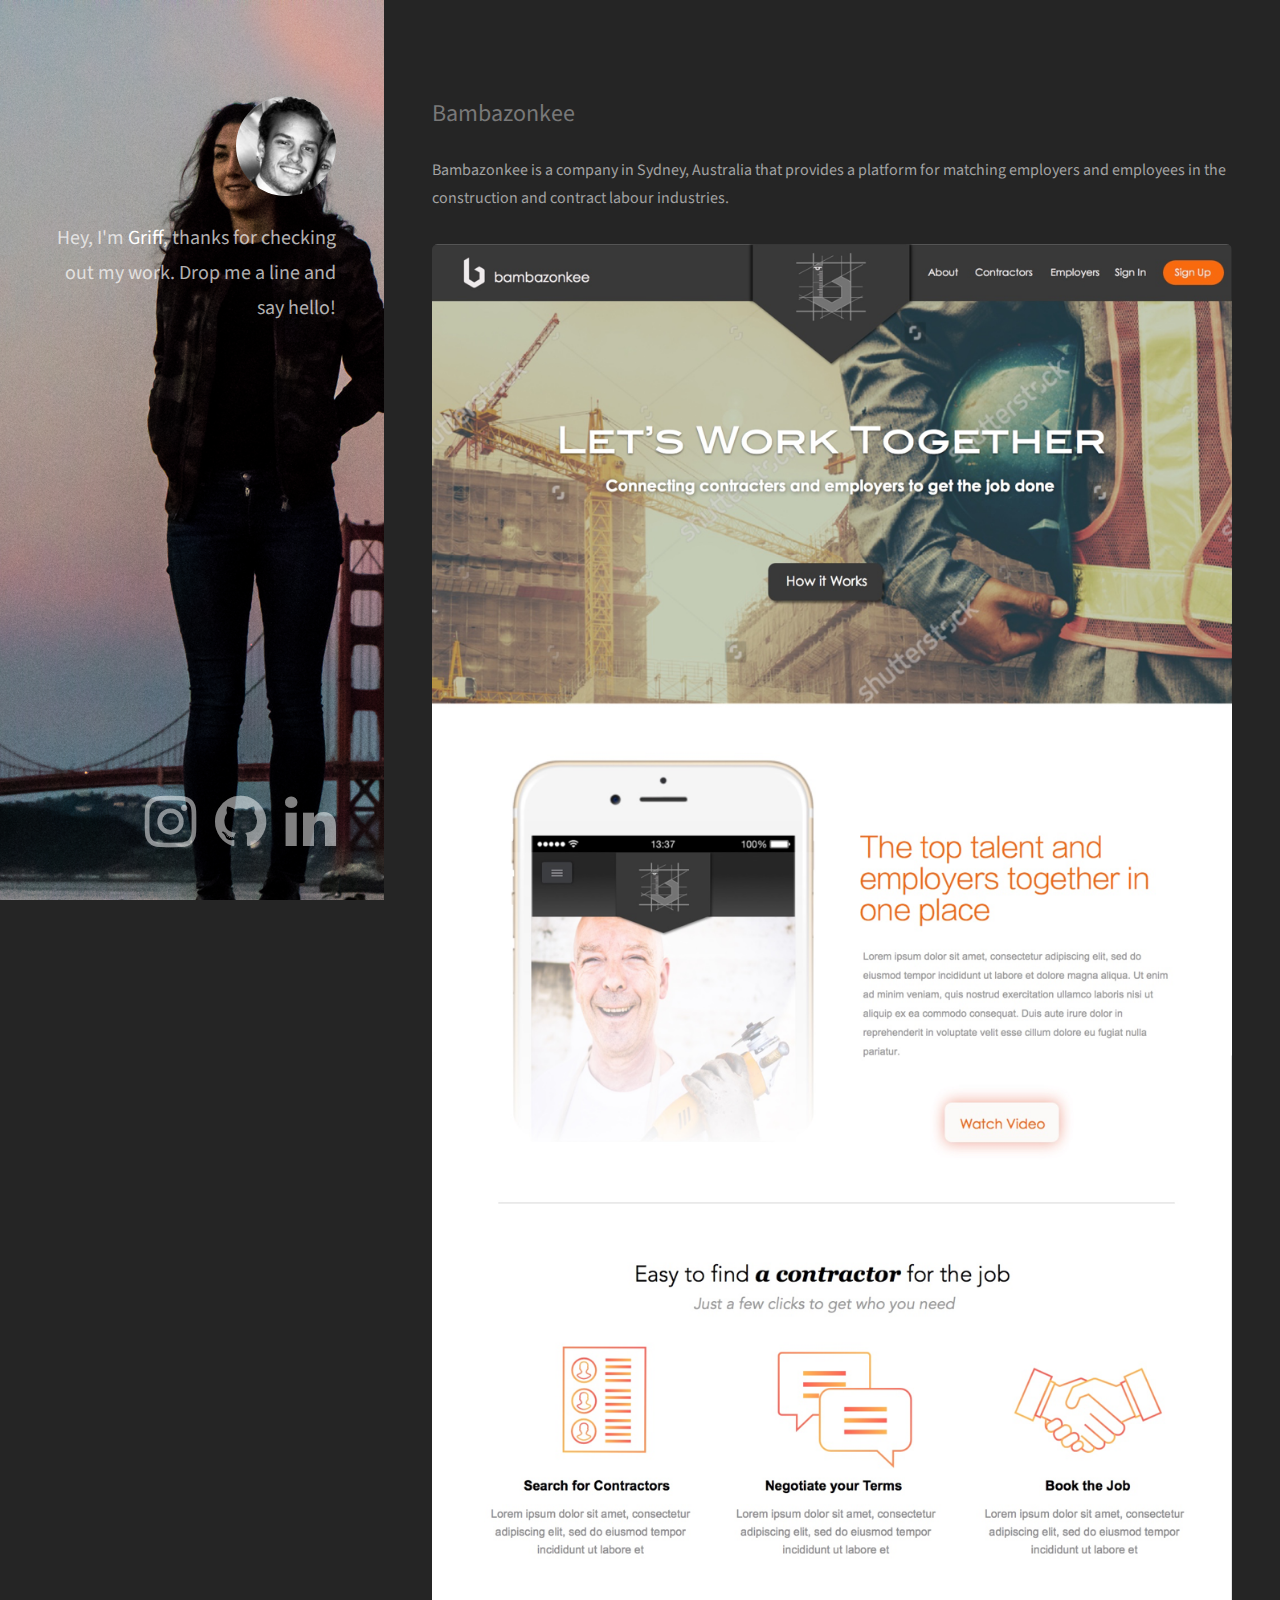
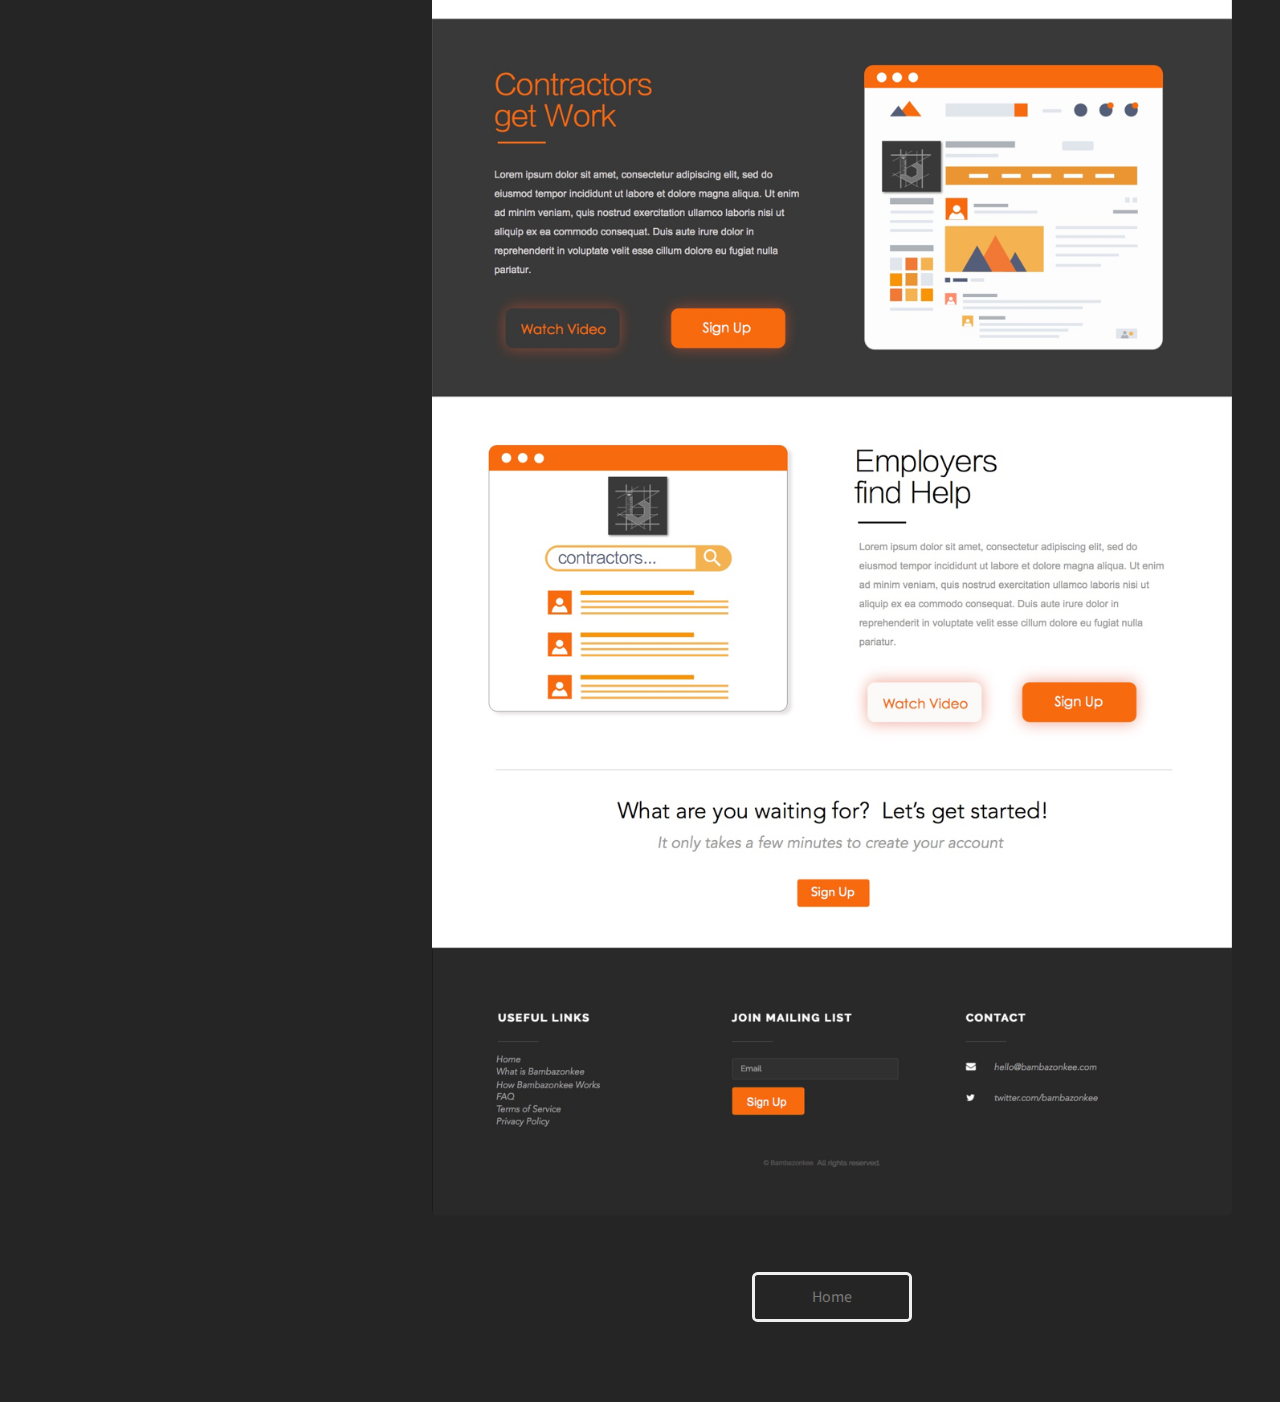
<file: bambazonkee.html>
<!DOCTYPE HTML>

<html>
	<head>
		<title>Griff Designs Stuff</title>
		<meta charset="utf-8" />
		<meta name="viewport" content="width=device-width, initial-scale=1" />
		<meta name="description" content="">
		<!--[if lte IE 8]><script src="assets/js/ie/html5shiv.js"></script><![endif]-->
		<link rel="stylesheet" href="assets/css/main.css" />

		<!--[if lte IE 8]><link rel="stylesheet" href="assets/css/ie8.css" /><![endif]-->
	</head>
	<body id="top" class="darkbg">

		<!-- Header -->
			<header id="header">
				<div class="inner">
					<a href="#" class="image avatar"><img src="images/avatar3.jpg" alt="" /></a>
					<h1>Hey, I'm <strong>Griff</strong>, thanks for checking out my work.  Drop me a line and say hello! </h1>
				</div>
			</header>

		<!-- Main -->
			<div id="main">

								<!-- Two -->
					<section id="ohtwo">
						<h2>Bambazonkee</h2>
						<p>Bambazonkee is a company in Sydney, Australia that provides a platform for matching employers and employees in the construction and contract labour industries.</p>
						<div class="row">
							<article class="12u 12u$(xsmall) work-item moveleft">
								<a class="image fit"><img src="images/aaa_bambazonkee.png" alt="" /></a>

							</article>

						</div>

						<ul class="actions centerup">
							<li><a href="/" class="button">Home</a></li>
						</ul>
					</section>





			</div>

		<!-- Footer -->
			<footer id="footer">
				<div class="inner">
					<ul class="icons">
						<li><a href="https://www.instagram.com/gthall1" target="_blank" class="icon fa-instagram"><span class="label">Instagram</span></a></li>
						<li><a href="https://github.com/gthall1" target="_blank" class="icon fa-github"><span class="label">Github</span></a></li>
						<li><a href="https://www.linkedin.com/in/griffhall" target="_blank" class="icon fa-linkedin"><span class="label">LinkedIn</span></a></li>
						<!-- <li><a href="https://angel.co/luckee" target="_blank" class="icon fa-angellist"><span class="label">Angelist</span></a></li> -->
					</ul>

				</div>
			</footer>


			

		<!-- Scripts -->
			<script src="assets/js/jquery.min.js"></script>
			<script src="assets/js/jquery.poptrox.min.js"></script>
			<script src="assets/js/skel.min.js"></script>
			<script src="assets/js/util.js"></script>
			<!--[if lte IE 8]><script src="assets/js/ie/respond.min.js"></script><![endif]-->
			<script src="assets/js/main.js"></script>

	</body>
</html>
</file>
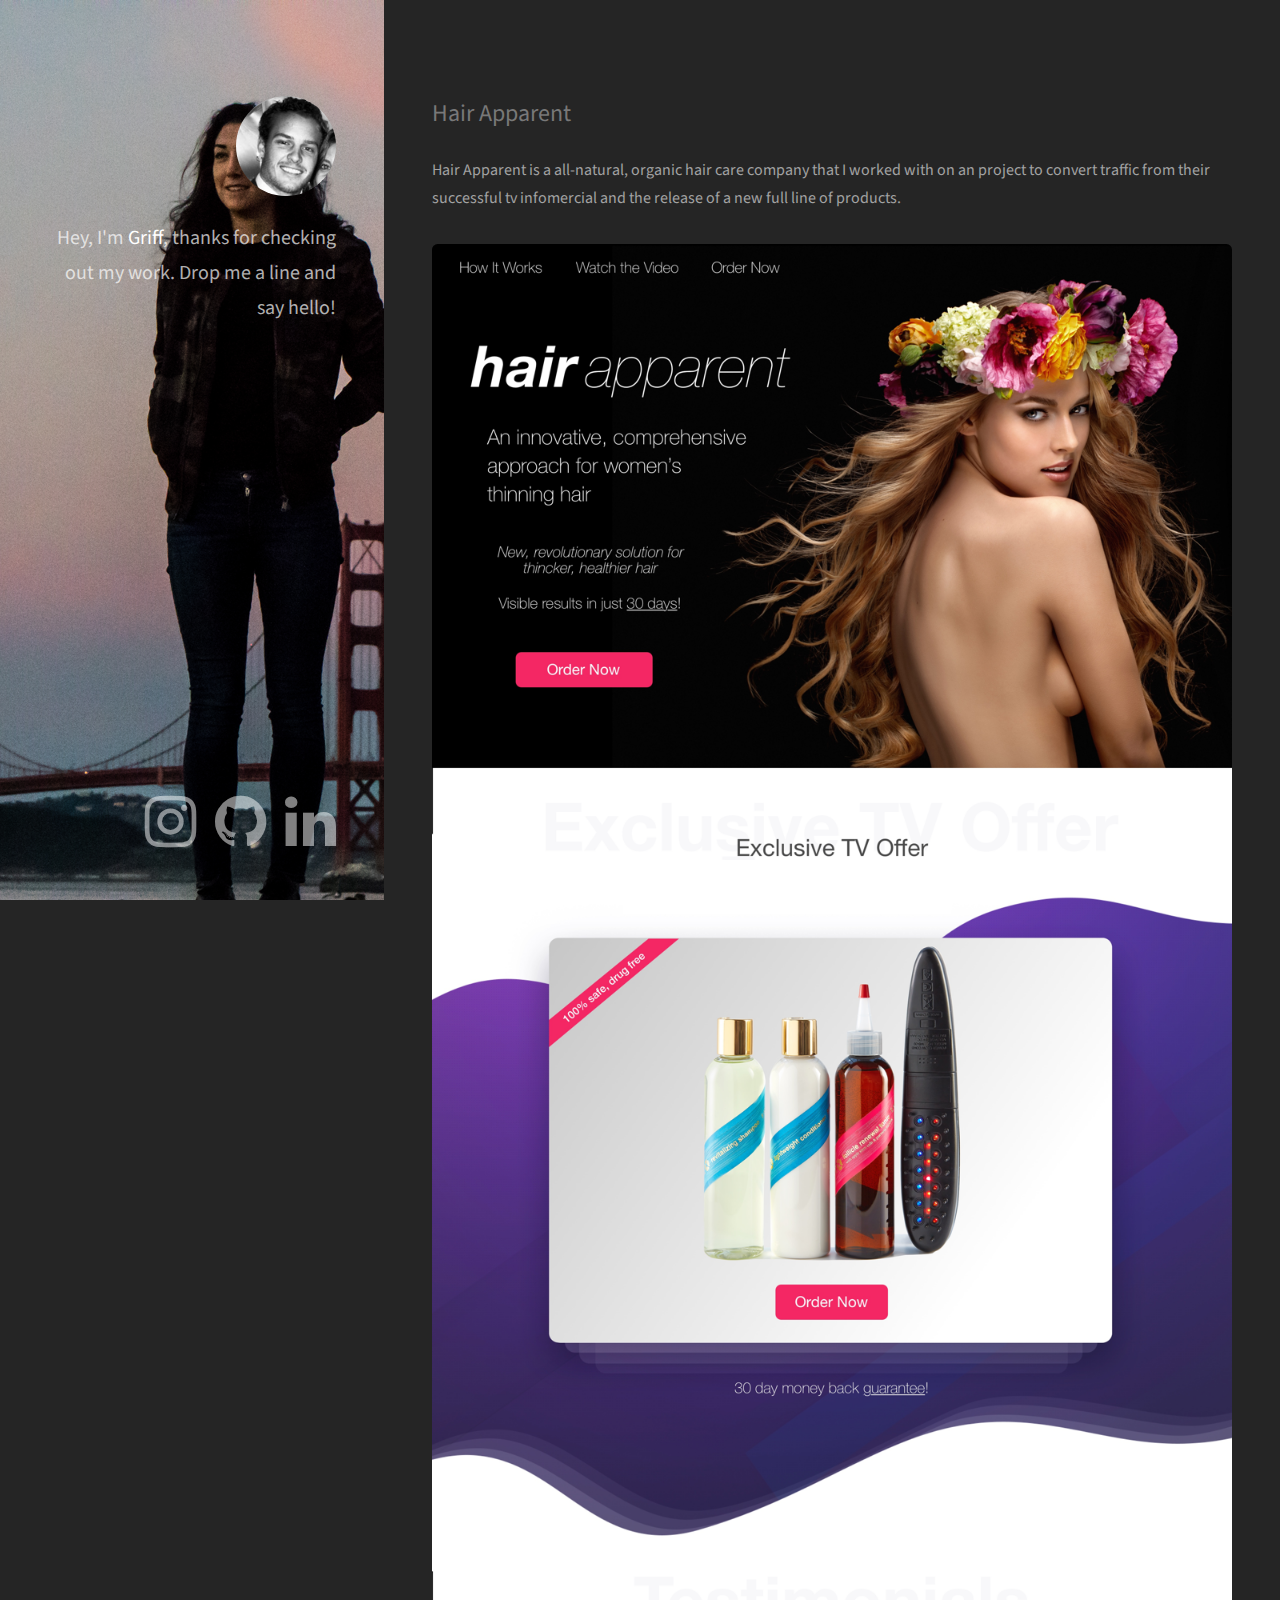
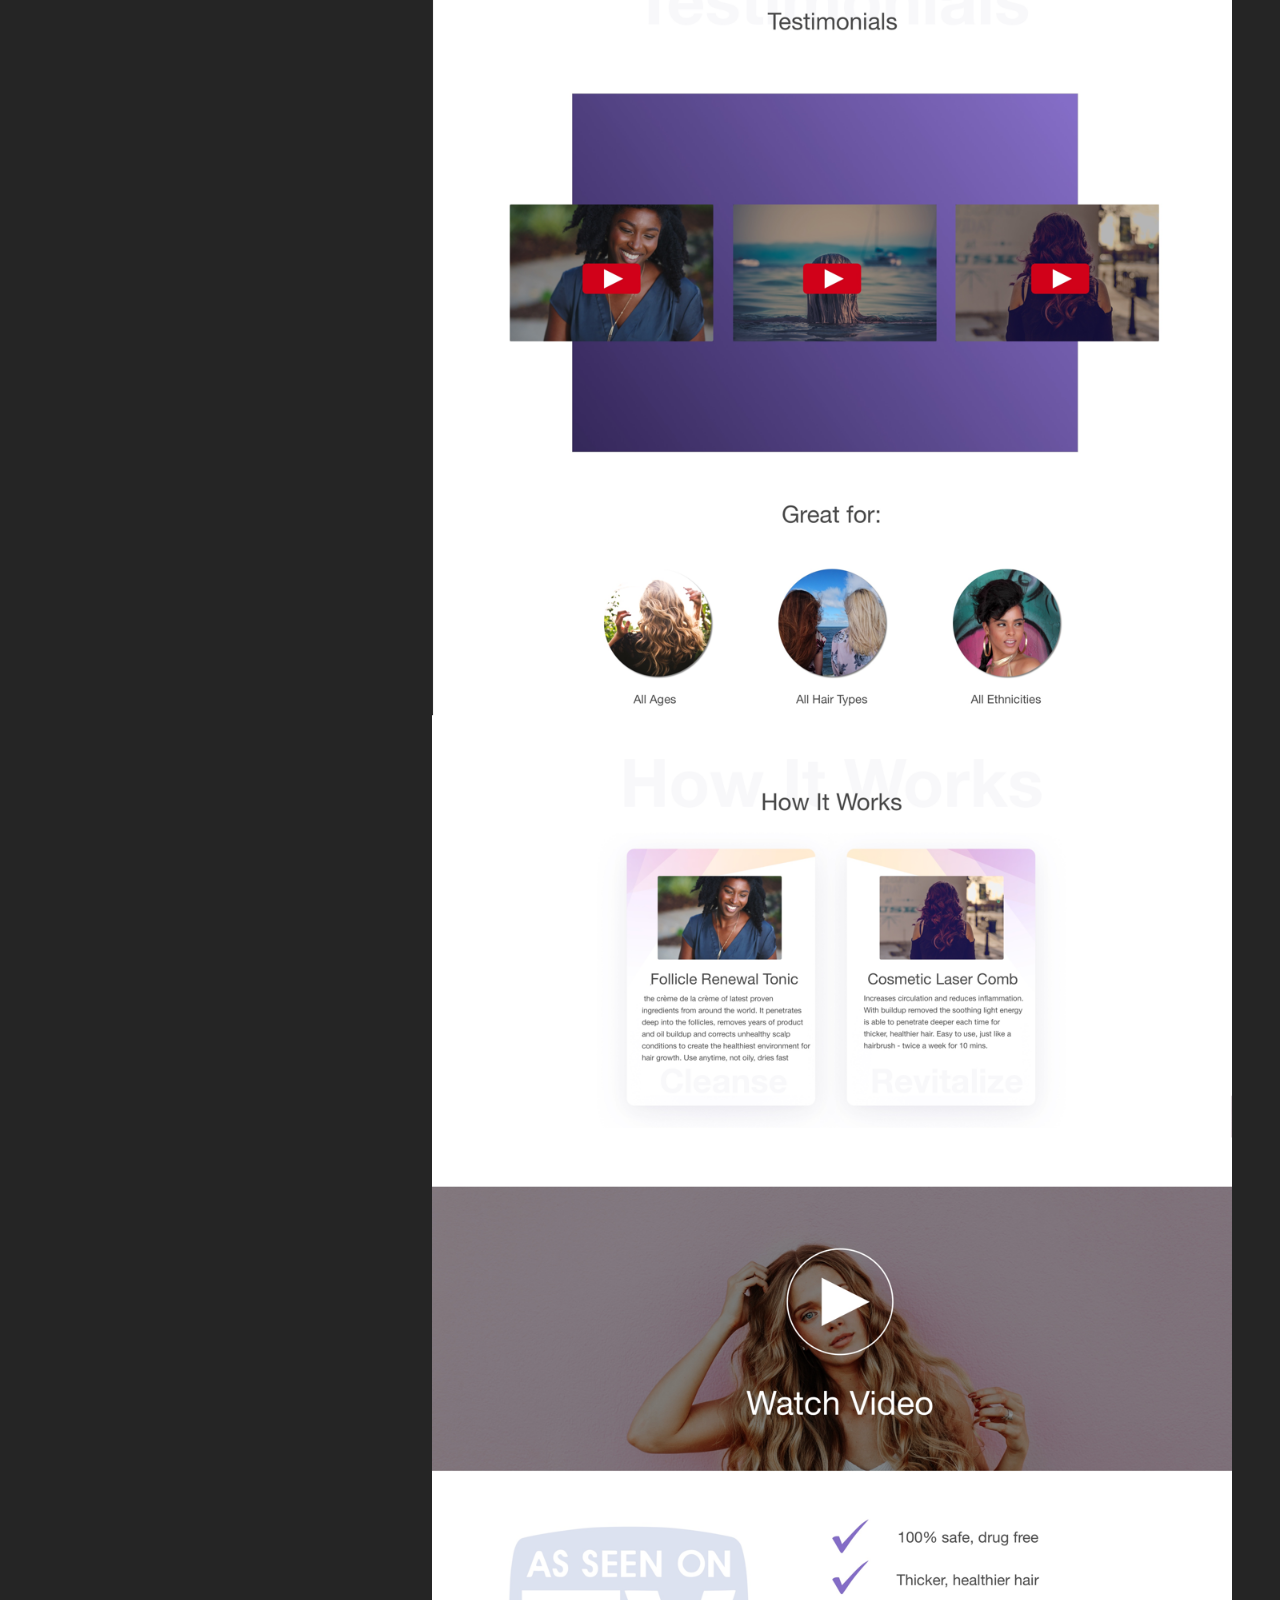
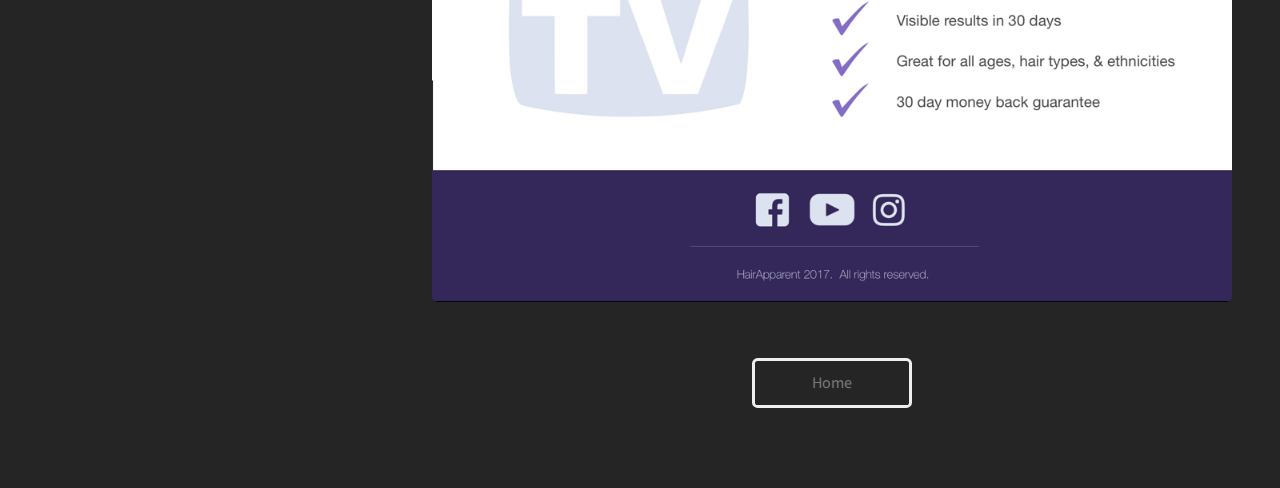
<file: hairapparent.html>
<!DOCTYPE HTML>

<html>
	<head>
		<title>Griff Designs Stuff</title>
		<meta charset="utf-8" />
		<meta name="viewport" content="width=device-width, initial-scale=1" />
		<meta name="description" content="">
		<!--[if lte IE 8]><script src="assets/js/ie/html5shiv.js"></script><![endif]-->
		<link rel="stylesheet" href="assets/css/main.css" />

		<!--[if lte IE 8]><link rel="stylesheet" href="assets/css/ie8.css" /><![endif]-->
	</head>
	<body id="top" class="darkbg">

		<!-- Header -->
			<header id="header">
				<div class="inner">
					<a href="#" class="image avatar"><img src="images/avatar3.jpg" alt="" /></a>
					<h1>Hey, I'm <strong>Griff</strong>, thanks for checking out my work.  Drop me a line and say hello! </h1>
				</div>
			</header>

		<!-- Main -->
			<div id="main">

								<!-- Two -->
					<section id="ohtwo">
						<h2>Hair Apparent</h2>
						<p>Hair Apparent is a all-natural, organic hair care company that I worked with on an project to convert traffic from their successful tv infomercial and the release of a new full line of products.</p>
						<div class="row">
							<article class="12u 12u$(xsmall) work-item moveleft">
								<a class="image fit"><img src="images/aaa_hairapparent.png" alt="" /></a>

							</article>

						</div>

						<ul class="actions centerup">
							<li><a href="/" class="button">Home</a></li>
						</ul>
					</section>





			</div>

		<!-- Footer -->
			<footer id="footer">
				<div class="inner">
					<ul class="icons">
						<li><a href="https://www.instagram.com/gthall1" target="_blank" class="icon fa-instagram"><span class="label">Instagram</span></a></li>
						<li><a href="https://github.com/gthall1" target="_blank" class="icon fa-github"><span class="label">Github</span></a></li>
						<li><a href="https://www.linkedin.com/in/griffhall" target="_blank" class="icon fa-linkedin"><span class="label">LinkedIn</span></a></li>
						<!-- <li><a href="https://angel.co/luckee" target="_blank" class="icon fa-angellist"><span class="label">Angelist</span></a></li> -->
					</ul>

				</div>
			</footer>


			

		<!-- Scripts -->
			<script src="assets/js/jquery.min.js"></script>
			<script src="assets/js/jquery.poptrox.min.js"></script>
			<script src="assets/js/skel.min.js"></script>
			<script src="assets/js/util.js"></script>
			<!--[if lte IE 8]><script src="assets/js/ie/respond.min.js"></script><![endif]-->
			<script src="assets/js/main.js"></script>

	</body>
</html>
</file>
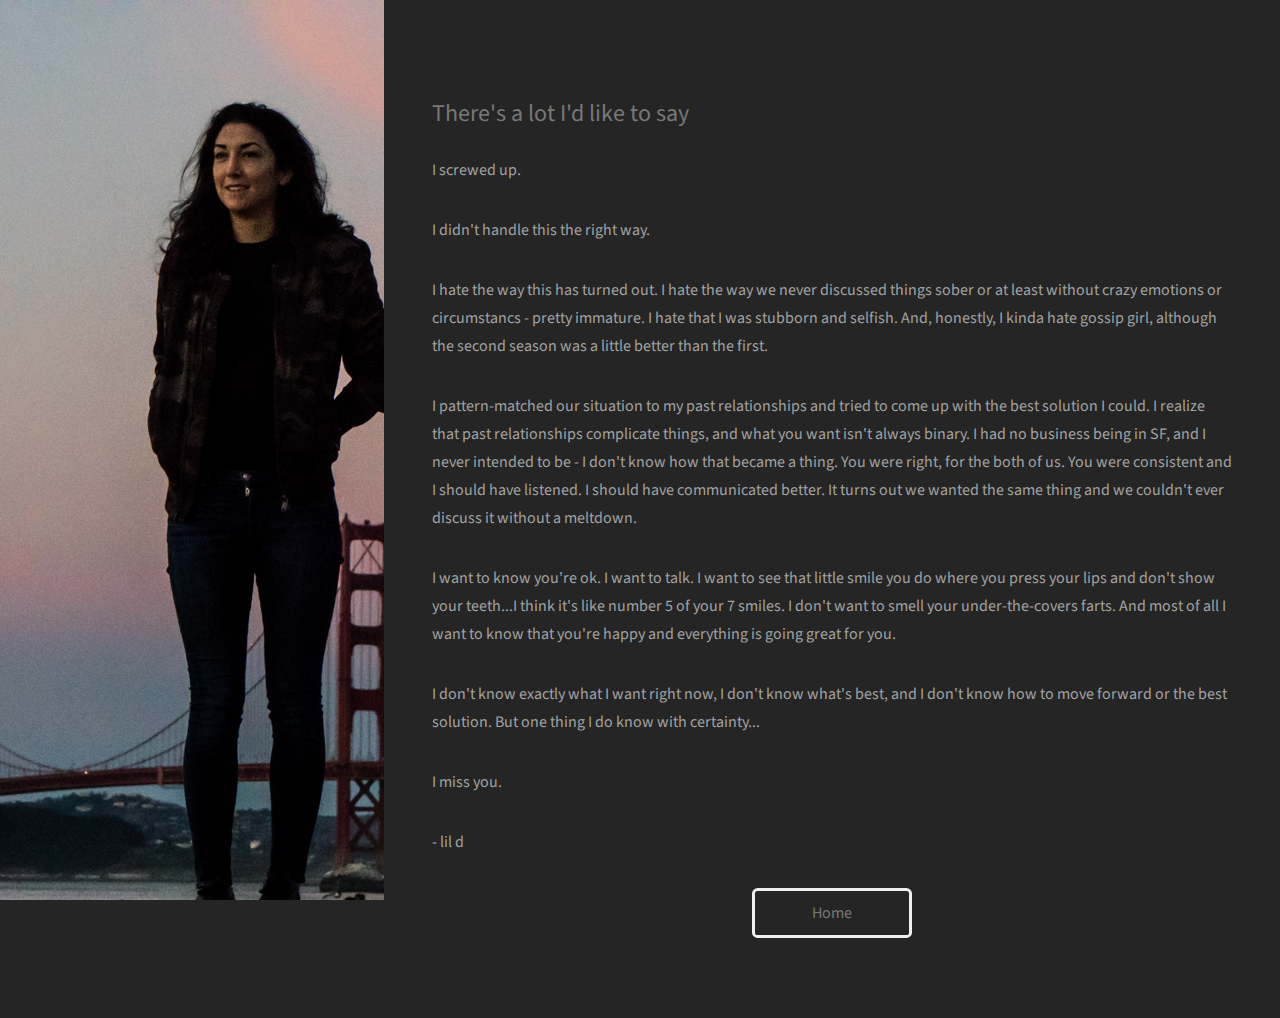
<file: note.html>
<!DOCTYPE HTML>

<html>
	<head>
		<!-- Global site tag (gtag.js) - Google Analytics -->
		<script async src="https://www.googletagmanager.com/gtag/js?id=UA-58032053-8"></script>
		<script>
		  window.dataLayer = window.dataLayer || [];
		  function gtag(){dataLayer.push(arguments);}
		  gtag('js', new Date());

		  gtag('config', 'UA-58032053-8');
		</script>
		<title>Big Carl Reads</title>
		<meta charset="utf-8" />
		<meta name="viewport" content="width=device-width, initial-scale=1" />
		<meta name="description" content="">
		<!--[if lte IE 8]><script src="assets/js/ie/html5shiv.js"></script><![endif]-->
		<link rel="stylesheet" href="assets/css/main.css" />

		<!--[if lte IE 8]><link rel="stylesheet" href="assets/css/ie8.css" /><![endif]-->
	</head>
	<body id="top" class="darkbg">

		<!-- Header -->
			<header id="header">
				<div class="inner">
					
					
				</div>
			</header>

		<!-- Main -->
			<div id="main">

								<!-- Two -->
					<section id="ohtwo">
						<h2>There's a lot I'd like to say</h2>

						<p>I screwed up.</p> 

						<p>I didn't handle this the right way.</p>

						<p>I hate the way this has turned out. I hate the way we never discussed things sober or at least without crazy emotions or circumstancs - pretty immature. I hate that I was stubborn and selfish. And, honestly, I kinda hate gossip girl, although the second season was a little better than the first.</p>

						<p>I pattern-matched our situation to my past relationships and tried to come up with the best solution I could. I realize that past relationships complicate things, and what you want isn't always binary. I had no business being in SF, and I never intended to be - I don't know how that became a thing.  You were right, for the both of us.  You were consistent and I should have listened.  I should have communicated better.  It turns out we wanted the same thing and we couldn't ever discuss it without a meltdown.</p>

						<p>I want to know you're ok.  I want to talk.  I want to see that little smile you do where you press your lips and don't show your teeth...I think it's like number 5 of your 7 smiles.  I don't want to smell your under-the-covers farts.  And most of all I want to know that you're happy and everything is going great for you.</p>

						<p>I don't know exactly what I want right now, I don't know what's best, and I don't know how to move forward or the best solution.  But one thing I do know with certainty...</p>

						<p>I miss you.</p>

						<p>- lil d</p>

						<div class="row">
							<!-- <article class="12u 12u$(xsmall) work-item moveleft">
								<a class="image fit"><img src="images/aaa_bambazonkee.png" alt="" /></a>

							</article> -->

						</div>

						<ul class="actions centerup">
							<li><a href="/" class="button">Home</a></li>
						</ul>
					</section>





			</div>

		<!-- Footer -->
			<footer id="footer">
				<div class="inner">
					<ul class="icons">
						
					</ul>

				</div>
			</footer>


			

		<!-- Scripts -->
			<script src="assets/js/jquery.min.js"></script>
			<script src="assets/js/jquery.poptrox.min.js"></script>
			<script src="assets/js/skel.min.js"></script>
			<script src="assets/js/util.js"></script>
			<!--[if lte IE 8]><script src="assets/js/ie/respond.min.js"></script><![endif]-->
			<script src="assets/js/main.js"></script>

	</body>
</html>
</file>
<file: assets/css/main.css>
@import url("font-awesome.min.css");
@import url("https://fonts.googleapis.com/css?family=Source+Sans+Pro:400,400italic");



/* Reset */

	html, body, div, span, applet, object, iframe, h1, h2, h3, h4, h5, h6, p, blockquote, pre, a, abbr, acronym, address, big, cite, code, del, dfn, em, img, ins, kbd, q, s, samp, small, strike, strong, sub, sup, tt, var, b, u, i, center, dl, dt, dd, ol, ul, li, fieldset, form, label, legend, table, caption, tbody, tfoot, thead, tr, th, td, article, aside, canvas, details, embed, figure, figcaption, footer, header, hgroup, menu, nav, output, ruby, section, summary, time, mark, audio, video {
		margin: 0;
		padding: 0;
		border: 0;
		font-size: 100%;
		font: inherit;
		vertical-align: baseline;
	}

	article, aside, details, figcaption, figure, footer, header, hgroup, menu, nav, section {
		display: block;
	}

	body {
		line-height: 1;
	}

	ol, ul {
		list-style: none;
	}

	blockquote, q {
		quotes: none;
	}

	blockquote:before, blockquote:after, q:before, q:after {
		content: '';
		content: none;
	}

	table {
		border-collapse: collapse;
		border-spacing: 0;
	}

	body {
		-webkit-text-size-adjust: none;
	}

/* Box Model */

	*, *:before, *:after {
		-moz-box-sizing: border-box;
		-webkit-box-sizing: border-box;
		box-sizing: border-box;
	}

/* Containers */

	.container {
		margin-left: auto;
		margin-right: auto;
	}

	.container.\31 25\25 {
		width: 100%;
		max-width: 1200px;
		min-width: 960px;
	}

	.container.\37 5\25 {
		width: 720px;
	}

	.container.\35 0\25 {
		width: 480px;
	}

	.container.\32 5\25 {
		width: 240px;
	}

	.container {
		width: 960px;
	}

	@media screen and (max-width: 1800px) {

		.container.\31 25\25 {
			width: 100%;
			max-width: 1200px;
			min-width: 960px;
		}

		.container.\37 5\25 {
			width: 720px;
		}

		.container.\35 0\25 {
			width: 480px;
		}

		.container.\32 5\25 {
			width: 240px;
		}

		.container {
			width: 960px;
		}

	}

	@media screen and (max-width: 1280px) {

		.container.\31 25\25 {
			width: 100%;
			max-width: 1200px;
			min-width: 960px;
		}

		.container.\37 5\25 {
			width: 720px;
		}

		.container.\35 0\25 {
			width: 480px;
		}

		.container.\32 5\25 {
			width: 240px;
		}

		.container {
			width: 960px;
		}

	}

	@media screen and (max-width: 980px) {

		.container.\31 25\25 {
			width: 100%;
			max-width: 1200px;
			min-width: 960px;
		}

		.container.\37 5\25 {
			width: 720px;
		}

		.container.\35 0\25 {
			width: 480px;
		}

		.container.\32 5\25 {
			width: 240px;
		}

		.container {
			width: 960px;
		}

	}

	@media screen and (max-width: 736px) {

		.container.\31 25\25 {
			width: 100%;
			max-width: 1200px;
			min-width: 960px;
		}

		.container.\37 5\25 {
			width: 720px;
		}

		.container.\35 0\25 {
			width: 480px;
		}

		.container.\32 5\25 {
			width: 240px;
		}

		.container {
			width: 960px;
		}

	}

	@media screen and (max-width: 480px) {

		.container.\31 25\25 {
			width: 100%;
			max-width: 1200px;
			min-width: 960px;
		}

		.container.\37 5\25 {
			width: 720px;
		}

		.container.\35 0\25 {
			width: 480px;
		}

		.container.\32 5\25 {
			width: 240px;
		}

		.container {
			width: 960px;
		}

	}

/* Grid */

	.row {
		border-bottom: solid 1px transparent;
		-moz-box-sizing: border-box;
		-webkit-box-sizing: border-box;
		box-sizing: border-box;
	}

	.row > * {
		float: left;
		-moz-box-sizing: border-box;
		-webkit-box-sizing: border-box;
		box-sizing: border-box;
	}

	.row:after, .row:before {
		content: '';
		display: block;
		clear: both;
		height: 0;
	}

	.row.uniform > * > :first-child {
		margin-top: 0;
	}

	.row.uniform > * > :last-child {
		margin-bottom: 0;
	}

	.row.\30 \25 > * {
		padding: 0 0 0 0em;
	}

	.row.\30 \25 {
		margin: 0 0 -1px 0em;
	}

	.row.uniform.\30 \25 > * {
		padding: 0em 0 0 0em;
	}

	.row.uniform.\30 \25 {
		margin: 0em 0 -1px 0em;
	}

	.row > * {
		padding: 0 0 0 2.5em;
	}

	.row {
		margin: 0 0 -1px -2.5em;
	}

	.row.uniform > * {
		padding: 2.5em 0 0 2.5em;
	}

	.row.uniform {
		margin: -2.5em 0 -1px -2.5em;
	}

	.row.\32 00\25 > * {
		padding: 0 0 0 5em;
	}

	.row.\32 00\25 {
		margin: 0 0 -1px -5em;
	}

	.row.uniform.\32 00\25 > * {
		padding: 5em 0 0 5em;
	}

	.row.uniform.\32 00\25 {
		margin: -5em 0 -1px -5em;
	}

	.row.\31 50\25 > * {
		padding: 0 0 0 3.75em;
	}

	.row.\31 50\25 {
		margin: 0 0 -1px -3.75em;
	}

	.row.uniform.\31 50\25 > * {
		padding: 3.75em 0 0 3.75em;
	}

	.row.uniform.\31 50\25 {
		margin: -3.75em 0 -1px -3.75em;
	}

	.row.\35 0\25 > * {
		padding: 0 0 0 1.25em;
	}

	.row.\35 0\25 {
		margin: 0 0 -1px -1.25em;
	}

	.row.uniform.\35 0\25 > * {
		padding: 1.25em 0 0 1.25em;
	}

	.row.uniform.\35 0\25 {
		margin: -1.25em 0 -1px -1.25em;
	}

	.row.\32 5\25 > * {
		padding: 0 0 0 0.625em;
	}

	.row.\32 5\25 {
		margin: 0 0 -1px -0.625em;
	}

	.row.uniform.\32 5\25 > * {
		padding: 0.625em 0 0 0.625em;
	}

	.row.uniform.\32 5\25 {
		margin: -0.625em 0 -1px -0.625em;
	}

	.\31 2u, .\31 2u\24 {
		width: 100%;
		clear: none;
		margin-left: 0;
	}

	.\31 1u, .\31 1u\24 {
		width: 91.6666666667%;
		clear: none;
		margin-left: 0;
	}

	.\31 0u, .\31 0u\24 {
		width: 83.3333333333%;
		clear: none;
		margin-left: 0;
	}

	.\39 u, .\39 u\24 {
		width: 75%;
		clear: none;
		margin-left: 0;
	}

	.\38 u, .\38 u\24 {
		width: 66.6666666667%;
		clear: none;
		margin-left: 0;
	}

	.\37 u, .\37 u\24 {
		width: 58.3333333333%;
		clear: none;
		margin-left: 0;
	}

	.\36 u, .\36 u\24 {
		width: 50%;
		clear: none;
		margin-left: 0;
	}

	.\35 u, .\35 u\24 {
		width: 41.6666666667%;
		clear: none;
		margin-left: 0;
	}

	.\34 u, .\34 u\24 {
		width: 33.3333333333%;
		clear: none;
		margin-left: 0;
	}

	.\33 u, .\33 u\24 {
		width: 25%;
		clear: none;
		margin-left: 0;
	}

	.\32 u, .\32 u\24 {
		width: 16.6666666667%;
		clear: none;
		margin-left: 0;
	}

	.\31 u, .\31 u\24 {
		width: 8.3333333333%;
		clear: none;
		margin-left: 0;
	}

	.\31 2u\24 + *,
	.\31 1u\24 + *,
	.\31 0u\24 + *,
	.\39 u\24 + *,
	.\38 u\24 + *,
	.\37 u\24 + *,
	.\36 u\24 + *,
	.\35 u\24 + *,
	.\34 u\24 + *,
	.\33 u\24 + *,
	.\32 u\24 + *,
	.\31 u\24 + * {
		clear: left;
	}

	.\-11u {
		margin-left: 91.66667%;
	}

	.\-10u {
		margin-left: 83.33333%;
	}

	.\-9u {
		margin-left: 75%;
	}

	.\-8u {
		margin-left: 66.66667%;
	}

	.\-7u {
		margin-left: 58.33333%;
	}

	.\-6u {
		margin-left: 50%;
	}

	.\-5u {
		margin-left: 41.66667%;
	}

	.\-4u {
		margin-left: 33.33333%;
	}

	.\-3u {
		margin-left: 25%;
	}

	.\-2u {
		margin-left: 16.66667%;
	}

	.\-1u {
		margin-left: 8.33333%;
	}

	@media screen and (max-width: 1800px) {

		.row > * {
			padding: 0 0 0 2.5em;
		}

		.row {
			margin: 0 0 -1px -2.5em;
		}

		.row.uniform > * {
			padding: 2.5em 0 0 2.5em;
		}

		.row.uniform {
			margin: -2.5em 0 -1px -2.5em;
		}

		.row.\32 00\25 > * {
			padding: 0 0 0 5em;
		}

		.row.\32 00\25 {
			margin: 0 0 -1px -5em;
		}

		.row.uniform.\32 00\25 > * {
			padding: 5em 0 0 5em;
		}

		.row.uniform.\32 00\25 {
			margin: -5em 0 -1px -5em;
		}

		.row.\31 50\25 > * {
			padding: 0 0 0 3.75em;
		}

		.row.\31 50\25 {
			margin: 0 0 -1px -3.75em;
		}

		.row.uniform.\31 50\25 > * {
			padding: 3.75em 0 0 3.75em;
		}

		.row.uniform.\31 50\25 {
			margin: -3.75em 0 -1px -3.75em;
		}

		.row.\35 0\25 > * {
			padding: 0 0 0 1.25em;
		}

		.row.\35 0\25 {
			margin: 0 0 -1px -1.25em;
		}

		.row.uniform.\35 0\25 > * {
			padding: 1.25em 0 0 1.25em;
		}

		.row.uniform.\35 0\25 {
			margin: -1.25em 0 -1px -1.25em;
		}

		.row.\32 5\25 > * {
			padding: 0 0 0 0.625em;
		}

		.row.\32 5\25 {
			margin: 0 0 -1px -0.625em;
		}

		.row.uniform.\32 5\25 > * {
			padding: 0.625em 0 0 0.625em;
		}

		.row.uniform.\32 5\25 {
			margin: -0.625em 0 -1px -0.625em;
		}

		.\31 2u\28xlarge\29, .\31 2u\24\28xlarge\29 {
			width: 100%;
			clear: none;
			margin-left: 0;
		}

		.\31 1u\28xlarge\29, .\31 1u\24\28xlarge\29 {
			width: 91.6666666667%;
			clear: none;
			margin-left: 0;
		}

		.\31 0u\28xlarge\29, .\31 0u\24\28xlarge\29 {
			width: 83.3333333333%;
			clear: none;
			margin-left: 0;
		}

		.\39 u\28xlarge\29, .\39 u\24\28xlarge\29 {
			width: 75%;
			clear: none;
			margin-left: 0;
		}

		.\38 u\28xlarge\29, .\38 u\24\28xlarge\29 {
			width: 66.6666666667%;
			clear: none;
			margin-left: 0;
		}

		.\37 u\28xlarge\29, .\37 u\24\28xlarge\29 {
			width: 58.3333333333%;
			clear: none;
			margin-left: 0;
		}

		.\36 u\28xlarge\29, .\36 u\24\28xlarge\29 {
			width: 50%;
			clear: none;
			margin-left: 0;
		}

		.\35 u\28xlarge\29, .\35 u\24\28xlarge\29 {
			width: 41.6666666667%;
			clear: none;
			margin-left: 0;
		}

		.\34 u\28xlarge\29, .\34 u\24\28xlarge\29 {
			width: 33.3333333333%;
			clear: none;
			margin-left: 0;
		}

		.\33 u\28xlarge\29, .\33 u\24\28xlarge\29 {
			width: 25%;
			clear: none;
			margin-left: 0;
		}

		.\32 u\28xlarge\29, .\32 u\24\28xlarge\29 {
			width: 16.6666666667%;
			clear: none;
			margin-left: 0;
		}

		.\31 u\28xlarge\29, .\31 u\24\28xlarge\29 {
			width: 8.3333333333%;
			clear: none;
			margin-left: 0;
		}

		.\31 2u\24\28xlarge\29 + *,
		.\31 1u\24\28xlarge\29 + *,
		.\31 0u\24\28xlarge\29 + *,
		.\39 u\24\28xlarge\29 + *,
		.\38 u\24\28xlarge\29 + *,
		.\37 u\24\28xlarge\29 + *,
		.\36 u\24\28xlarge\29 + *,
		.\35 u\24\28xlarge\29 + *,
		.\34 u\24\28xlarge\29 + *,
		.\33 u\24\28xlarge\29 + *,
		.\32 u\24\28xlarge\29 + *,
		.\31 u\24\28xlarge\29 + * {
			clear: left;
		}

		.\-11u\28xlarge\29 {
			margin-left: 91.66667%;
		}

		.\-10u\28xlarge\29 {
			margin-left: 83.33333%;
		}

		.\-9u\28xlarge\29 {
			margin-left: 75%;
		}

		.\-8u\28xlarge\29 {
			margin-left: 66.66667%;
		}

		.\-7u\28xlarge\29 {
			margin-left: 58.33333%;
		}

		.\-6u\28xlarge\29 {
			margin-left: 50%;
		}

		.\-5u\28xlarge\29 {
			margin-left: 41.66667%;
		}

		.\-4u\28xlarge\29 {
			margin-left: 33.33333%;
		}

		.\-3u\28xlarge\29 {
			margin-left: 25%;
		}

		.\-2u\28xlarge\29 {
			margin-left: 16.66667%;
		}

		.\-1u\28xlarge\29 {
			margin-left: 8.33333%;
		}

	}

	@media screen and (max-width: 1280px) {

		.row > * {
			padding: 0 0 0 2em;
		}

		.row {
			margin: 0 0 -1px -2em;
		}

		.row.uniform > * {
			padding: 2em 0 0 2em;
		}

		.row.uniform {
			margin: -2em 0 -1px -2em;
		}

		.row.\32 00\25 > * {
			padding: 0 0 0 4em;
		}

		.row.\32 00\25 {
			margin: 0 0 -1px -4em;
		}

		.row.uniform.\32 00\25 > * {
			padding: 4em 0 0 4em;
		}

		.row.uniform.\32 00\25 {
			margin: -4em 0 -1px -4em;
		}

		.row.\31 50\25 > * {
			padding: 0 0 0 3em;
		}

		.row.\31 50\25 {
			margin: 0 0 -1px -3em;
		}

		.row.uniform.\31 50\25 > * {
			padding: 3em 0 0 3em;
		}

		.row.uniform.\31 50\25 {
			margin: -3em 0 -1px -3em;
		}

		.row.\35 0\25 > * {
			padding: 0 0 0 1em;
		}

		.row.\35 0\25 {
			margin: 0 0 -1px -1em;
		}

		.row.uniform.\35 0\25 > * {
			padding: 1em 0 0 1em;
		}

		.row.uniform.\35 0\25 {
			margin: -1em 0 -1px -1em;
		}

		.row.\32 5\25 > * {
			padding: 0 0 0 0.5em;
		}

		.row.\32 5\25 {
			margin: 0 0 -1px -0.5em;
		}

		.row.uniform.\32 5\25 > * {
			padding: 0.5em 0 0 0.5em;
		}

		.row.uniform.\32 5\25 {
			margin: -0.5em 0 -1px -0.5em;
		}

		.\31 2u\28large\29, .\31 2u\24\28large\29 {
			width: 100%;
			clear: none;
			margin-left: 0;
		}

		.\31 1u\28large\29, .\31 1u\24\28large\29 {
			width: 91.6666666667%;
			clear: none;
			margin-left: 0;
		}

		.\31 0u\28large\29, .\31 0u\24\28large\29 {
			width: 83.3333333333%;
			clear: none;
			margin-left: 0;
		}

		.\39 u\28large\29, .\39 u\24\28large\29 {
			width: 75%;
			clear: none;
			margin-left: 0;
		}

		.\38 u\28large\29, .\38 u\24\28large\29 {
			width: 66.6666666667%;
			clear: none;
			margin-left: 0;
		}

		.\37 u\28large\29, .\37 u\24\28large\29 {
			width: 58.3333333333%;
			clear: none;
			margin-left: 0;
		}

		.\36 u\28large\29, .\36 u\24\28large\29 {
			width: 50%;
			clear: none;
			margin-left: 0;
		}

		.\35 u\28large\29, .\35 u\24\28large\29 {
			width: 41.6666666667%;
			clear: none;
			margin-left: 0;
		}

		.\34 u\28large\29, .\34 u\24\28large\29 {
			width: 33.3333333333%;
			clear: none;
			margin-left: 0;
		}

		.\33 u\28large\29, .\33 u\24\28large\29 {
			width: 25%;
			clear: none;
			margin-left: 0;
		}

		.\32 u\28large\29, .\32 u\24\28large\29 {
			width: 16.6666666667%;
			clear: none;
			margin-left: 0;
		}

		.\31 u\28large\29, .\31 u\24\28large\29 {
			width: 8.3333333333%;
			clear: none;
			margin-left: 0;
		}

		.\31 2u\24\28large\29 + *,
		.\31 1u\24\28large\29 + *,
		.\31 0u\24\28large\29 + *,
		.\39 u\24\28large\29 + *,
		.\38 u\24\28large\29 + *,
		.\37 u\24\28large\29 + *,
		.\36 u\24\28large\29 + *,
		.\35 u\24\28large\29 + *,
		.\34 u\24\28large\29 + *,
		.\33 u\24\28large\29 + *,
		.\32 u\24\28large\29 + *,
		.\31 u\24\28large\29 + * {
			clear: left;
		}

		.\-11u\28large\29 {
			margin-left: 91.66667%;
		}

		.\-10u\28large\29 {
			margin-left: 83.33333%;
		}

		.\-9u\28large\29 {
			margin-left: 75%;
		}

		.\-8u\28large\29 {
			margin-left: 66.66667%;
		}

		.\-7u\28large\29 {
			margin-left: 58.33333%;
		}

		.\-6u\28large\29 {
			margin-left: 50%;
		}

		.\-5u\28large\29 {
			margin-left: 41.66667%;
		}

		.\-4u\28large\29 {
			margin-left: 33.33333%;
		}

		.\-3u\28large\29 {
			margin-left: 25%;
		}

		.\-2u\28large\29 {
			margin-left: 16.66667%;
		}

		.\-1u\28large\29 {
			margin-left: 8.33333%;
		}

	}

	@media screen and (max-width: 980px) {

		.row > * {
			padding: 0 0 0 2em;
		}

		.row {
			margin: 0 0 -1px -2em;
		}

		.row.uniform > * {
			padding: 2em 0 0 2em;
		}

		.row.uniform {
			margin: -2em 0 -1px -2em;
		}

		.row.\32 00\25 > * {
			padding: 0 0 0 4em;
		}

		.row.\32 00\25 {
			margin: 0 0 -1px -4em;
		}

		.row.uniform.\32 00\25 > * {
			padding: 4em 0 0 4em;
		}

		.row.uniform.\32 00\25 {
			margin: -4em 0 -1px -4em;
		}

		.row.\31 50\25 > * {
			padding: 0 0 0 3em;
		}

		.row.\31 50\25 {
			margin: 0 0 -1px -3em;
		}

		.row.uniform.\31 50\25 > * {
			padding: 3em 0 0 3em;
		}

		.row.uniform.\31 50\25 {
			margin: -3em 0 -1px -3em;
		}

		.row.\35 0\25 > * {
			padding: 0 0 0 1em;
		}

		.row.\35 0\25 {
			margin: 0 0 -1px -1em;
		}

		.row.uniform.\35 0\25 > * {
			padding: 1em 0 0 1em;
		}

		.row.uniform.\35 0\25 {
			margin: -1em 0 -1px -1em;
		}

		.row.\32 5\25 > * {
			padding: 0 0 0 0.5em;
		}

		.row.\32 5\25 {
			margin: 0 0 -1px -0.5em;
		}

		.row.uniform.\32 5\25 > * {
			padding: 0.5em 0 0 0.5em;
		}

		.row.uniform.\32 5\25 {
			margin: -0.5em 0 -1px -0.5em;
		}

		.\31 2u\28medium\29, .\31 2u\24\28medium\29 {
			width: 100%;
			clear: none;
			margin-left: 0;
		}

		.\31 1u\28medium\29, .\31 1u\24\28medium\29 {
			width: 91.6666666667%;
			clear: none;
			margin-left: 0;
		}

		.\31 0u\28medium\29, .\31 0u\24\28medium\29 {
			width: 83.3333333333%;
			clear: none;
			margin-left: 0;
		}

		.\39 u\28medium\29, .\39 u\24\28medium\29 {
			width: 75%;
			clear: none;
			margin-left: 0;
		}

		.\38 u\28medium\29, .\38 u\24\28medium\29 {
			width: 66.6666666667%;
			clear: none;
			margin-left: 0;
		}

		.\37 u\28medium\29, .\37 u\24\28medium\29 {
			width: 58.3333333333%;
			clear: none;
			margin-left: 0;
		}

		.\36 u\28medium\29, .\36 u\24\28medium\29 {
			width: 50%;
			clear: none;
			margin-left: 0;
		}

		.\35 u\28medium\29, .\35 u\24\28medium\29 {
			width: 41.6666666667%;
			clear: none;
			margin-left: 0;
		}

		.\34 u\28medium\29, .\34 u\24\28medium\29 {
			width: 33.3333333333%;
			clear: none;
			margin-left: 0;
		}

		.\33 u\28medium\29, .\33 u\24\28medium\29 {
			width: 25%;
			clear: none;
			margin-left: 0;
		}

		.\32 u\28medium\29, .\32 u\24\28medium\29 {
			width: 16.6666666667%;
			clear: none;
			margin-left: 0;
		}

		.\31 u\28medium\29, .\31 u\24\28medium\29 {
			width: 8.3333333333%;
			clear: none;
			margin-left: 0;
		}

		.\31 2u\24\28medium\29 + *,
		.\31 1u\24\28medium\29 + *,
		.\31 0u\24\28medium\29 + *,
		.\39 u\24\28medium\29 + *,
		.\38 u\24\28medium\29 + *,
		.\37 u\24\28medium\29 + *,
		.\36 u\24\28medium\29 + *,
		.\35 u\24\28medium\29 + *,
		.\34 u\24\28medium\29 + *,
		.\33 u\24\28medium\29 + *,
		.\32 u\24\28medium\29 + *,
		.\31 u\24\28medium\29 + * {
			clear: left;
		}

		.\-11u\28medium\29 {
			margin-left: 91.66667%;
		}

		.\-10u\28medium\29 {
			margin-left: 83.33333%;
		}

		.\-9u\28medium\29 {
			margin-left: 75%;
		}

		.\-8u\28medium\29 {
			margin-left: 66.66667%;
		}

		.\-7u\28medium\29 {
			margin-left: 58.33333%;
		}

		.\-6u\28medium\29 {
			margin-left: 50%;
		}

		.\-5u\28medium\29 {
			margin-left: 41.66667%;
		}

		.\-4u\28medium\29 {
			margin-left: 33.33333%;
		}

		.\-3u\28medium\29 {
			margin-left: 25%;
		}

		.\-2u\28medium\29 {
			margin-left: 16.66667%;
		}

		.\-1u\28medium\29 {
			margin-left: 8.33333%;
		}

	}

	@media screen and (max-width: 736px) {

		.row > * {
			padding: 0 0 0 1.5em;
		}

		.row {
			margin: 0 0 -1px -1.5em;
		}

		.row.uniform > * {
			padding: 1.5em 0 0 1.5em;
		}

		.row.uniform {
			margin: -1.5em 0 -1px -1.5em;
		}

		.row.\32 00\25 > * {
			padding: 0 0 0 3em;
		}

		.row.\32 00\25 {
			margin: 0 0 -1px -3em;
		}

		.row.uniform.\32 00\25 > * {
			padding: 3em 0 0 3em;
		}

		.row.uniform.\32 00\25 {
			margin: -3em 0 -1px -3em;
		}

		.row.\31 50\25 > * {
			padding: 0 0 0 2.25em;
		}

		.row.\31 50\25 {
			margin: 0 0 -1px -2.25em;
		}

		.row.uniform.\31 50\25 > * {
			padding: 2.25em 0 0 2.25em;
		}

		.row.uniform.\31 50\25 {
			margin: -2.25em 0 -1px -2.25em;
		}

		.row.\35 0\25 > * {
			padding: 0 0 0 0.75em;
		}

		.row.\35 0\25 {
			margin: 0 0 -1px -0.75em;
		}

		.row.uniform.\35 0\25 > * {
			padding: 0.75em 0 0 0.75em;
		}

		.row.uniform.\35 0\25 {
			margin: -0.75em 0 -1px -0.75em;
		}

		.row.\32 5\25 > * {
			padding: 0 0 0 0.375em;
		}

		.row.\32 5\25 {
			margin: 0 0 -1px -0.375em;
		}

		.row.uniform.\32 5\25 > * {
			padding: 0.375em 0 0 0.375em;
		}

		.row.uniform.\32 5\25 {
			margin: -0.375em 0 -1px -0.375em;
		}

		.\31 2u\28small\29, .\31 2u\24\28small\29 {
			width: 100%;
			clear: none;
			margin-left: 0;
		}

		.\31 1u\28small\29, .\31 1u\24\28small\29 {
			width: 91.6666666667%;
			clear: none;
			margin-left: 0;
		}

		.\31 0u\28small\29, .\31 0u\24\28small\29 {
			width: 83.3333333333%;
			clear: none;
			margin-left: 0;
		}

		.\39 u\28small\29, .\39 u\24\28small\29 {
			width: 75%;
			clear: none;
			margin-left: 0;
		}

		.\38 u\28small\29, .\38 u\24\28small\29 {
			width: 66.6666666667%;
			clear: none;
			margin-left: 0;
		}

		.\37 u\28small\29, .\37 u\24\28small\29 {
			width: 58.3333333333%;
			clear: none;
			margin-left: 0;
		}

		.\36 u\28small\29, .\36 u\24\28small\29 {
			width: 50%;
			clear: none;
			margin-left: 0;
		}

		.\35 u\28small\29, .\35 u\24\28small\29 {
			width: 41.6666666667%;
			clear: none;
			margin-left: 0;
		}

		.\34 u\28small\29, .\34 u\24\28small\29 {
			width: 33.3333333333%;
			clear: none;
			margin-left: 0;
		}

		.\33 u\28small\29, .\33 u\24\28small\29 {
			width: 25%;
			clear: none;
			margin-left: 0;
		}

		.\32 u\28small\29, .\32 u\24\28small\29 {
			width: 16.6666666667%;
			clear: none;
			margin-left: 0;
		}

		.\31 u\28small\29, .\31 u\24\28small\29 {
			width: 8.3333333333%;
			clear: none;
			margin-left: 0;
		}

		.\31 2u\24\28small\29 + *,
		.\31 1u\24\28small\29 + *,
		.\31 0u\24\28small\29 + *,
		.\39 u\24\28small\29 + *,
		.\38 u\24\28small\29 + *,
		.\37 u\24\28small\29 + *,
		.\36 u\24\28small\29 + *,
		.\35 u\24\28small\29 + *,
		.\34 u\24\28small\29 + *,
		.\33 u\24\28small\29 + *,
		.\32 u\24\28small\29 + *,
		.\31 u\24\28small\29 + * {
			clear: left;
		}

		.\-11u\28small\29 {
			margin-left: 91.66667%;
		}

		.\-10u\28small\29 {
			margin-left: 83.33333%;
		}

		.\-9u\28small\29 {
			margin-left: 75%;
		}

		.\-8u\28small\29 {
			margin-left: 66.66667%;
		}

		.\-7u\28small\29 {
			margin-left: 58.33333%;
		}

		.\-6u\28small\29 {
			margin-left: 50%;
		}

		.\-5u\28small\29 {
			margin-left: 41.66667%;
		}

		.\-4u\28small\29 {
			margin-left: 33.33333%;
		}

		.\-3u\28small\29 {
			margin-left: 25%;
		}

		.\-2u\28small\29 {
			margin-left: 16.66667%;
		}

		.\-1u\28small\29 {
			margin-left: 8.33333%;
		}

	}

	@media screen and (max-width: 480px) {

		.row > * {
			padding: 0 0 0 1.5em;
		}

		.row {
			margin: 0 0 -1px -1.5em;
		}

		.row.uniform > * {
			padding: 1.5em 0 0 1.5em;
		}

		.row.uniform {
			margin: -1.5em 0 -1px -1.5em;
		}

		.row.\32 00\25 > * {
			padding: 0 0 0 3em;
		}

		.row.\32 00\25 {
			margin: 0 0 -1px -3em;
		}

		.row.uniform.\32 00\25 > * {
			padding: 3em 0 0 3em;
		}

		.row.uniform.\32 00\25 {
			margin: -3em 0 -1px -3em;
		}

		.row.\31 50\25 > * {
			padding: 0 0 0 2.25em;
		}

		.row.\31 50\25 {
			margin: 0 0 -1px -2.25em;
		}

		.row.uniform.\31 50\25 > * {
			padding: 2.25em 0 0 2.25em;
		}

		.row.uniform.\31 50\25 {
			margin: -2.25em 0 -1px -2.25em;
		}

		.row.\35 0\25 > * {
			padding: 0 0 0 0.75em;
		}

		.row.\35 0\25 {
			margin: 0 0 -1px -0.75em;
		}

		.row.uniform.\35 0\25 > * {
			padding: 0.75em 0 0 0.75em;
		}

		.row.uniform.\35 0\25 {
			margin: -0.75em 0 -1px -0.75em;
		}

		.row.\32 5\25 > * {
			padding: 0 0 0 0.375em;
		}

		.row.\32 5\25 {
			margin: 0 0 -1px -0.375em;
		}

		.row.uniform.\32 5\25 > * {
			padding: 0.375em 0 0 0.375em;
		}

		.row.uniform.\32 5\25 {
			margin: -0.375em 0 -1px -0.375em;
		}

		.\31 2u\28xsmall\29, .\31 2u\24\28xsmall\29 {
			width: 100%;
			clear: none;
			margin-left: 0;
		}

		.\31 1u\28xsmall\29, .\31 1u\24\28xsmall\29 {
			width: 91.6666666667%;
			clear: none;
			margin-left: 0;
		}

		.\31 0u\28xsmall\29, .\31 0u\24\28xsmall\29 {
			width: 83.3333333333%;
			clear: none;
			margin-left: 0;
		}

		.\39 u\28xsmall\29, .\39 u\24\28xsmall\29 {
			width: 75%;
			clear: none;
			margin-left: 0;
		}

		.\38 u\28xsmall\29, .\38 u\24\28xsmall\29 {
			width: 66.6666666667%;
			clear: none;
			margin-left: 0;
		}

		.\37 u\28xsmall\29, .\37 u\24\28xsmall\29 {
			width: 58.3333333333%;
			clear: none;
			margin-left: 0;
		}

		.\36 u\28xsmall\29, .\36 u\24\28xsmall\29 {
			width: 50%;
			clear: none;
			margin-left: 0;
		}

		.\35 u\28xsmall\29, .\35 u\24\28xsmall\29 {
			width: 41.6666666667%;
			clear: none;
			margin-left: 0;
		}

		.\34 u\28xsmall\29, .\34 u\24\28xsmall\29 {
			width: 33.3333333333%;
			clear: none;
			margin-left: 0;
		}

		.\33 u\28xsmall\29, .\33 u\24\28xsmall\29 {
			width: 25%;
			clear: none;
			margin-left: 0;
		}

		.\32 u\28xsmall\29, .\32 u\24\28xsmall\29 {
			width: 16.6666666667%;
			clear: none;
			margin-left: 0;
		}

		.\31 u\28xsmall\29, .\31 u\24\28xsmall\29 {
			width: 8.3333333333%;
			clear: none;
			margin-left: 0;
		}

		.\31 2u\24\28xsmall\29 + *,
		.\31 1u\24\28xsmall\29 + *,
		.\31 0u\24\28xsmall\29 + *,
		.\39 u\24\28xsmall\29 + *,
		.\38 u\24\28xsmall\29 + *,
		.\37 u\24\28xsmall\29 + *,
		.\36 u\24\28xsmall\29 + *,
		.\35 u\24\28xsmall\29 + *,
		.\34 u\24\28xsmall\29 + *,
		.\33 u\24\28xsmall\29 + *,
		.\32 u\24\28xsmall\29 + *,
		.\31 u\24\28xsmall\29 + * {
			clear: left;
		}

		.\-11u\28xsmall\29 {
			margin-left: 91.66667%;
		}

		.\-10u\28xsmall\29 {
			margin-left: 83.33333%;
		}

		.\-9u\28xsmall\29 {
			margin-left: 75%;
		}

		.\-8u\28xsmall\29 {
			margin-left: 66.66667%;
		}

		.\-7u\28xsmall\29 {
			margin-left: 58.33333%;
		}

		.\-6u\28xsmall\29 {
			margin-left: 50%;
		}

		.\-5u\28xsmall\29 {
			margin-left: 41.66667%;
		}

		.\-4u\28xsmall\29 {
			margin-left: 33.33333%;
		}

		.\-3u\28xsmall\29 {
			margin-left: 25%;
		}

		.\-2u\28xsmall\29 {
			margin-left: 16.66667%;
		}

		.\-1u\28xsmall\29 {
			margin-left: 8.33333%;
		}

	}

/* Basic */

	body {
		background: #fff;
	}

		body.is-loading *, body.is-loading *:before, body.is-loading *:after {
			-moz-animation: none !important;
			-webkit-animation: none !important;
			-ms-animation: none !important;
			animation: none !important;
			-moz-transition: none !important;
			-webkit-transition: none !important;
			-ms-transition: none !important;
			transition: none !important;
		}

	body, input, select, textarea {
		color: #a2a2a2;
		font-family: "Source Sans Pro", Helvetica, sans-serif;
		font-size: 16pt;
		font-weight: 400;
		line-height: 1.75em;
	}

	a {
		-moz-transition: color 0.2s ease-in-out, border-color 0.2s ease-in-out;
		-webkit-transition: color 0.2s ease-in-out, border-color 0.2s ease-in-out;
		-ms-transition: color 0.2s ease-in-out, border-color 0.2s ease-in-out;
		transition: color 0.2s ease-in-out, border-color 0.2s ease-in-out;
		border-bottom: dotted 1px;
		color: #49bf9d;
		text-decoration: none;
	}

		a:hover {
			border-bottom-color: transparent;
			color: #49bf9d !important;
			text-decoration: none;
		}

	strong, b {
		color: #787878;
		font-weight: 400;
	}

	em, i {
		font-style: italic;
	}

	p {
		margin: 0 0 2em 0;
	}

	h1, h2, h3, h4, h5, h6 {
		color: #787878;
		font-weight: 400;
		line-height: 1em;
		margin: 0 0 1em 0;
	}

		h1 a, h2 a, h3 a, h4 a, h5 a, h6 a {
			color: inherit;
			text-decoration: none;
		}

	h1 {
		font-size: 2em;
		line-height: 1.5em;
	}

	h2 {
		font-size: 1.5em;
		line-height: 1.5em;
	}

	h3 {
		font-size: 1.25em;
		line-height: 1.5em;
	}

	h4 {
		font-size: 1.1em;
		line-height: 1.5em;
	}

	h5 {
		font-size: 0.9em;
		line-height: 1.5em;
	}

	h6 {
		font-size: 0.7em;
		line-height: 1.5em;
	}

	sub {
		font-size: 0.8em;
		position: relative;
		top: 0.5em;
	}

	sup {
		font-size: 0.8em;
		position: relative;
		top: -0.5em;
	}

	hr {
		border: 0;
		border-bottom: solid 2px #efefef;
		margin: 2em 0;
	}

		hr.major {
			margin: 3em 0;
		}

	blockquote {
		border-left: solid 6px #efefef;
		font-style: italic;
		margin: 0 0 2em 0;
		padding: 0.5em 0 0.5em 1.5em;
	}

	code {
		background: #f7f7f7;
		border-radius: 0.35em;
		border: solid 2px #efefef;
		font-family: "Courier New", monospace;
		font-size: 0.9em;
		margin: 0 0.25em;
		padding: 0.25em 0.65em;
	}

	pre {
		-webkit-overflow-scrolling: touch;
		font-family: "Courier New", monospace;
		font-size: 0.9em;
		margin: 0 0 2em 0;
	}

		pre code {
			display: block;
			line-height: 1.75em;
			padding: 1em 1.5em;
			overflow-x: auto;
		}

	.align-left {
		text-align: left;
	}

	.align-center {
		text-align: center;
	}

	.align-right {
		text-align: right;
	}

/* Section/Article */

	section.special, article.special {
		text-align: center;
	}

	header p {
		color: #b2b2b2;
		position: relative;
		margin: 0 0 1.5em 0;
	}

	header h2 + p {
		font-size: 1.25em;
		margin-top: -1em;
		line-height: 1.5em;
	}

	header h3 + p {
		font-size: 1.1em;
		margin-top: -0.8em;
		line-height: 1.5em;
	}

	header h4 + p,
	header h5 + p,
	header h6 + p {
		font-size: 0.9em;
		margin-top: -0.6em;
		line-height: 1.5em;
	}

	header.major h2 {
		font-size: 2em;
	}

/* Form */

	form {
		margin: 0 0 2em 0;
	}

	label {
		color: #787878;
		display: block;
		font-size: 0.9em;
		font-weight: 400;
		margin: 0 0 1em 0;
	}

	input[type="text"],
	input[type="password"],
	input[type="email"],
	select,
	textarea {
		-moz-appearance: none;
		-webkit-appearance: none;
		-ms-appearance: none;
		appearance: none;
		background: #f7f7f7;
		border-radius: 0.35em;
		border: solid 2px transparent;
		color: inherit;
		display: block;
		outline: 0;
		padding: 0 0.75em;
		text-decoration: none;
		width: 100%;
	}

		input[type="text"]:invalid,
		input[type="password"]:invalid,
		input[type="email"]:invalid,
		select:invalid,
		textarea:invalid {
			box-shadow: none;
		}

		input[type="text"]:focus,
		input[type="password"]:focus,
		input[type="email"]:focus,
		select:focus,
		textarea:focus {
			border-color: #49bf9d;
		}

	.select-wrapper {
		text-decoration: none;
		display: block;
		position: relative;
	}

		.select-wrapper:before {
			-moz-osx-font-smoothing: grayscale;
			-webkit-font-smoothing: antialiased;
			font-family: FontAwesome;
			font-style: normal;
			font-weight: normal;
			text-transform: none !important;
		}

		.select-wrapper:before {
			color: #dfdfdf;
			content: '\f078';
			display: block;
			height: 2.75em;
			line-height: 2.75em;
			pointer-events: none;
			position: absolute;
			right: 0;
			text-align: center;
			top: 0;
			width: 2.75em;
		}

		.select-wrapper select::-ms-expand {
			display: none;
		}

	input[type="text"],
	input[type="password"],
	input[type="email"],
	select {
		height: 2.75em;
	}

	textarea {
		padding: 0.75em;
	}

	input[type="checkbox"],
	input[type="radio"] {
		-moz-appearance: none;
		-webkit-appearance: none;
		-ms-appearance: none;
		appearance: none;
		display: block;
		float: left;
		margin-right: -2em;
		opacity: 0;
		width: 1em;
		z-index: -1;
	}

		input[type="checkbox"] + label,
		input[type="radio"] + label {
			text-decoration: none;
			color: #a2a2a2;
			cursor: pointer;
			display: inline-block;
			font-size: 1em;
			font-weight: 400;
			padding-left: 2.4em;
			padding-right: 0.75em;
			position: relative;
		}

			input[type="checkbox"] + label:before,
			input[type="radio"] + label:before {
				-moz-osx-font-smoothing: grayscale;
				-webkit-font-smoothing: antialiased;
				font-family: FontAwesome;
				font-style: normal;
				font-weight: normal;
				text-transform: none !important;
			}

			input[type="checkbox"] + label:before,
			input[type="radio"] + label:before {
				background: #f7f7f7;
				border-radius: 0.35em;
				border: solid 2px transparent;
				content: '';
				display: inline-block;
				height: 1.65em;
				left: 0;
				line-height: 1.58125em;
				position: absolute;
				text-align: center;
				top: 0;
				width: 1.65em;
			}

		input[type="checkbox"]:checked + label:before,
		input[type="radio"]:checked + label:before {
			background: #787878;
			border-color: #787878;
			color: #fff;
			content: '\f00c';
		}

		input[type="checkbox"]:focus + label:before,
		input[type="radio"]:focus + label:before {
			border-color: #49bf9d;
		}

	input[type="checkbox"] + label:before {
		border-radius: 0.35em;
	}

	input[type="radio"] + label:before {
		border-radius: 100%;
	}

	::-webkit-input-placeholder {
		color: #b2b2b2 !important;
		opacity: 1.0;
	}

	:-moz-placeholder {
		color: #b2b2b2 !important;
		opacity: 1.0;
	}

	::-moz-placeholder {
		color: #b2b2b2 !important;
		opacity: 1.0;
	}

	:-ms-input-placeholder {
		color: #b2b2b2 !important;
		opacity: 1.0;
	}

	.formerize-placeholder {
		color: #b2b2b2 !important;
		opacity: 1.0;
	}

/* Box */

	.box {
		border-radius: 0.35em;
		border: solid 2px #efefef;
		margin-bottom: 2em;
		padding: 1.5em;
	}

		.box > :last-child,
		.box > :last-child > :last-child,
		.box > :last-child > :last-child > :last-child {
			margin-bottom: 0;
		}

		.box.alt {
			border: 0;
			border-radius: 0;
			padding: 0;
		}

/* Icon */

	.icon {
		text-decoration: none;
		border-bottom: none;
		position: relative;
	}

		.icon:before {
			-moz-osx-font-smoothing: grayscale;
			-webkit-font-smoothing: antialiased;
			font-family: FontAwesome;
			font-style: normal;
			font-weight: normal;
			text-transform: none !important;
		}

		.icon > .label {
			display: none;
		}

/* Image */

	.image {
		border-radius: 0.35em;
		border: 0;
		display: inline-block;
		position: relative;
	}

		.image:before {
			-moz-transition: opacity 0.2s ease-in-out;
			-webkit-transition: opacity 0.2s ease-in-out;
			-ms-transition: opacity 0.2s ease-in-out;
			transition: opacity 0.2s ease-in-out;
			/*  background: url("images/overlay.png");  */
			border-radius: 0.35em;
			content: '';
			display: block;
			height: 100%;
			left: 0;
			opacity: 0.5;
			position: absolute;
			top: 0;
			width: 100%;
		}

		.image.thumb {
			text-align: center;
		}

			.image.thumb:after {
				-moz-transition: opacity 0.2s ease-in-out;
				-webkit-transition: opacity 0.2s ease-in-out;
				-ms-transition: opacity 0.2s ease-in-out;
				transition: opacity 0.2s ease-in-out;
				border-radius: 0.35em;
				border: solid 3px rgba(255, 255, 255, 0.5);
				color: #fff;
				content: 'Visit Site';
				display: inline-block;
				font-size: 0.8em;
				font-weight: 400;
				left: 50%;
				line-height: 2.25em;
				margin: -1.25em 0 0 -3em;
				opacity: 0;
				padding: 0 1.5em;
				position: absolute;
				text-align: center;
				text-decoration: none;
				top: 50%;
				white-space: nowrap;
			}

			.viewdesign:after {
				content: 'View Design' !important;
			}

			.viewpicture:after {
				content: 'View Picture' !important;
			}

			.readnote:after {
				content: 'Read Note' !important;
			}

			.image.thumb:hover:after {
				opacity: 1.0;
			}

			.image.thumb:hover:before {
				background: url("images/overlay.png"), url("images/overlay.png");
				opacity: 1.0;
			}

		.image img {
			border-radius: 0.35em;
			display: block;
		}

		.image.left {
			float: left;
			margin: 0 1.5em 1em 0;
			top: 0.25em;
		}

		.image.right {
			float: right;
			margin: 0 0 1em 1.5em;
			top: 0.25em;
		}

		.image.left, .image.right {
			max-width: 40%;
		}

			.image.left img, .image.right img {
				width: 100%;
			}

		.image.fit {
			display: block;
			margin: 0 0 2em 0;
			width: 100%;
		}

			.image.fit img {
				width: 100%;
			}

		.image.avatar {
			border-radius: 100%;
		}

			.image.avatar:before {
				display: none;
			}

			.image.avatar img {
				border-radius: 100%;
				width: 100%;
			}

/* List */

	ol {
		list-style: decimal;
		margin: 0 0 2em 0;
		padding-left: 1.25em;
	}

		ol li {
			padding-left: 0.25em;
		}

	ul {
		list-style: disc;
		margin: 0 0 2em 0;
		padding-left: 1em;
	}

		ul li {
			padding-left: 0.5em;
		}

		ul.alt {
			list-style: none;
			padding-left: 0;
		}

			ul.alt li {
				border-top: solid 2px #efefef;
				padding: 0.5em 0;
			}

				ul.alt li:first-child {
					border-top: 0;
					padding-top: 0;
				}

		ul.icons {
			cursor: default;
			list-style: none;
			padding-left: 0;
		}

			ul.icons li {
				display: inline-block;
				padding: 0 1em 0 0;
			}

				ul.icons li:last-child {
					padding-right: 0;
				}

				ul.icons li .icon:before {
					font-size: 1.5em;
				}

		ul.actions {
			cursor: default;
			list-style: none;
			padding-left: 0;
		}

			ul.actions li {
				display: inline-block;
				padding: 0 1em 0 0;
				vertical-align: middle;
			}

				ul.actions li:last-child {
					padding-right: 0;
				}

			ul.actions.small li {
				padding: 0 0.5em 0 0;
			}

			ul.actions.vertical li {
				display: block;
				padding: 1em 0 0 0;
			}

				ul.actions.vertical li:first-child {
					padding-top: 0;
				}

				ul.actions.vertical li > * {
					margin-bottom: 0;
				}

			ul.actions.vertical.small li {
				padding: 0.5em 0 0 0;
			}

				ul.actions.vertical.small li:first-child {
					padding-top: 0;
				}

			ul.actions.fit {
				display: table;
				margin-left: -1em;
				padding: 0;
				table-layout: fixed;
				width: calc(100% + 1em);
			}

				ul.actions.fit li {
					display: table-cell;
					padding: 0 0 0 1em;
				}

					ul.actions.fit li > * {
						margin-bottom: 0;
					}

				ul.actions.fit.small {
					margin-left: -0.5em;
					width: calc(100% + 0.5em);
				}

					ul.actions.fit.small li {
						padding: 0 0 0 0.5em;
					}

		ul.labeled-icons {
			list-style: none;
			padding: 0;
		}

			ul.labeled-icons li {
				line-height: 1.75em;
				margin: 1.5em 0 0 0;
				padding-left: 2.25em;
				position: relative;
			}

				ul.labeled-icons li:first-child {
					margin-top: 0;
				}

				ul.labeled-icons li a {
					color: inherit;
				}

				ul.labeled-icons li h3 {
					color: #b2b2b2;
					left: 0;
					position: absolute;
					text-align: center;
					top: 0;
					width: 1em;
				}

	dl {
		margin: 0 0 2em 0;
	}

/* Table */

	.table-wrapper {
		-webkit-overflow-scrolling: touch;
		overflow-x: auto;
	}

	table {
		margin: 0 0 2em 0;
		width: 100%;
	}

		table tbody tr {
			border: solid 1px #efefef;
			border-left: 0;
			border-right: 0;
		}

			table tbody tr:nth-child(2n + 1) {
				background-color: #f7f7f7;
			}

		table td {
			padding: 0.75em 0.75em;
		}

		table th {
			color: #787878;
			font-size: 0.9em;
			font-weight: 400;
			padding: 0 0.75em 0.75em 0.75em;
			text-align: left;
		}

		table thead {
			border-bottom: solid 2px #efefef;
		}

		table tfoot {
			border-top: solid 2px #efefef;
		}

		table.alt {
			border-collapse: separate;
		}

			table.alt tbody tr td {
				border: solid 2px #efefef;
				border-left-width: 0;
				border-top-width: 0;
			}

				table.alt tbody tr td:first-child {
					border-left-width: 2px;
				}

			table.alt tbody tr:first-child td {
				border-top-width: 2px;
			}

			table.alt thead {
				border-bottom: 0;
			}

			table.alt tfoot {
				border-top: 0;
			}

/* Button */

	input[type="submit"],
	input[type="reset"],
	input[type="button"],
	.button {
		-moz-appearance: none;
		-webkit-appearance: none;
		-ms-appearance: none;
		appearance: none;
		-moz-transition: background-color 0.2s ease-in-out, color 0.2s ease-in-out, border-color 0.2s ease-in-out;
		-webkit-transition: background-color 0.2s ease-in-out, color 0.2s ease-in-out, border-color 0.2s ease-in-out;
		-ms-transition: background-color 0.2s ease-in-out, color 0.2s ease-in-out, border-color 0.2s ease-in-out;
		transition: background-color 0.2s ease-in-out, color 0.2s ease-in-out, border-color 0.2s ease-in-out;
		background-color: transparent;
		border-radius: 0.35em;
		border: solid 3px #efefef;
		color: #787878 !important;
		cursor: pointer;
		display: inline-block;
		font-weight: 400;
		height: 3.15em;
		height: calc(2.75em + 6px);
		line-height: 2.75em;
		min-width: 10em;
		padding: 0 1.5em;
		text-align: center;
		text-decoration: none;
		white-space: nowrap;
	}

		input[type="submit"]:hover,
		input[type="reset"]:hover,
		input[type="button"]:hover,
		.button:hover {
			border-color: #49bf9d;
			color: #49bf9d !important;
		}

		input[type="submit"]:active,
		input[type="reset"]:active,
		input[type="button"]:active,
		.button:active {
			background-color: rgba(73, 191, 157, 0.1);
			border-color: #49bf9d;
			color: #49bf9d !important;
		}

		input[type="submit"].icon,
		input[type="reset"].icon,
		input[type="button"].icon,
		.button.icon {
			padding-left: 1.35em;
		}

			input[type="submit"].icon:before,
			input[type="reset"].icon:before,
			input[type="button"].icon:before,
			.button.icon:before {
				margin-right: 0.5em;
			}

		input[type="submit"].fit,
		input[type="reset"].fit,
		input[type="button"].fit,
		.button.fit {
			display: block;
			margin: 0 0 1em 0;
			min-width: 0;
			width: 100%;
		}

		input[type="submit"].small,
		input[type="reset"].small,
		input[type="button"].small,
		.button.small {
			font-size: 0.8em;
		}

		input[type="submit"].big,
		input[type="reset"].big,
		input[type="button"].big,
		.button.big {
			font-size: 1.35em;
		}

		input[type="submit"].special,
		input[type="reset"].special,
		input[type="button"].special,
		.button.special {
			background-color: #49bf9d;
			border-color: #49bf9d;
			color: #ffffff !important;
		}

			input[type="submit"].special:hover,
			input[type="reset"].special:hover,
			input[type="button"].special:hover,
			.button.special:hover {
				background-color: #5cc6a7;
				border-color: #5cc6a7;
			}

			input[type="submit"].special:active,
			input[type="reset"].special:active,
			input[type="button"].special:active,
			.button.special:active {
				background-color: #3eb08f;
				border-color: #3eb08f;
			}

		input[type="submit"].disabled, input[type="submit"]:disabled,
		input[type="reset"].disabled,
		input[type="reset"]:disabled,
		input[type="button"].disabled,
		input[type="button"]:disabled,
		.button.disabled,
		.button:disabled {
			background-color: #e7e7e7 !important;
			border-color: #e7e7e7 !important;
			color: #b2b2b2 !important;
			cursor: default;
		}

/* Work Item */

	.work-item {
		margin: 0 0 2em 0;
	}

		.work-item .image {
			margin: 0 0 1.5em 0;
		}

		.work-item h3 {
			font-size: 1em;
			margin: 0 0 0.5em 0;
		}

		.work-item p {
			font-size: 0.8em;
			line-height: 1.5em;
			margin: 0;
		}

/* Header */

	#header {
		display: -moz-flex;
		display: -webkit-flex;
		display: -ms-flex;
		display: flex;
		-moz-flex-direction: column;
		-webkit-flex-direction: column;
		-ms-flex-direction: column;
		flex-direction: column;
		-moz-align-items: -moz-flex-end;
		-webkit-align-items: -webkit-flex-end;
		-ms-align-items: -ms-flex-end;
		align-items: flex-end;
		-moz-justify-content: space-between;
		-webkit-justify-content: space-between;
		-ms-justify-content: space-between;
		justify-content: space-between;
		background-color: #1f1815;
		background-attachment: scroll, fixed;
		/* background-image: url("images/overlay.png"), url("../../images/possibly_1.png"); */
		background-image: url("../../images/possibly_5.png");
		background-position: top left, top left;
		background-repeat: repeat, no-repeat;
		background-size: auto, auto;
		color: rgba(255, 255, 255, 0.5);
		height: 100%;
		left: 0;
		padding: 8em 4em;
		position: fixed;
		text-align: right;
		top: 0;
		width: 35%;
	}

		#header > * {
			-moz-flex-shrink: 0;
			-webkit-flex-shrink: 0;
			-ms-flex-shrink: 0;
			flex-shrink: 0;
			width: 100%;
		}

		#header > .inner {
			-moz-flex-grow: 1;
			-webkit-flex-grow: 1;
			-ms-flex-grow: 1;
			flex-grow: 1;
			margin: 0 0 2em 0;
		}

		#header strong, #header b {
			color: #ffffff;
		}

		#header h2, #header h3, #header h4, #header h5, #header h6 {
			color: #ffffff;
		}

		#header h1 {
			color: rgba(255, 255, 255, 0.7);
			font-size: 1.35em;
			line-height: 1.75em;
			margin: 0;
		}

		#header .image.avatar {
			margin: 0 0 1em 0;
			width: 6.25em;
		}

/* Footer */

	#footer .icons {
		margin: 1em 0 0 0;
	}

		#footer .icons a {
			color: rgba(255, 255, 255, 0.5);
			font-size: 2.5em;
		}

	#footer .copyright {
		color: rgba(255, 255, 255, 0.4);
		font-size: 0.8em;
		list-style: none;
		margin: 1em 0 0 0;
		padding: 0;
	}

		#footer .copyright li {
			border-left: solid 1px rgba(255, 255, 255, 0.25);
			display: inline-block;
			line-height: 1em;
			margin-left: 0.75em;
			padding-left: 0.75em;
		}

			#footer .copyright li:first-child {
				border-left: 0;
				margin-left: 0;
				padding-left: 0;
			}

			#footer .copyright li a {
				color: inherit;
			}

/* Main */

	#main {
		margin-left: 35%;
		max-width: 54em;
		padding: 8em 4em 4em 4em;
		width: calc(100% - 35%);
	}

		#main > section {
			border-top: solid 2px #efefef;
			margin: 4em 0 0 0;
			padding: 4em 0 0 0;
		}

			#main > section:first-child {
				border-top: 0;
				margin-top: 0;
				padding-top: 0;
			}

/* Poptrox */

	@-moz-keyframes spin {
		0% {
			-moz-transform: rotate(0deg);
			-webkit-transform: rotate(0deg);
			-ms-transform: rotate(0deg);
			transform: rotate(0deg);
		}

		100% {
			-moz-transform: rotate(360deg);
			-webkit-transform: rotate(360deg);
			-ms-transform: rotate(360deg);
			transform: rotate(360deg);
		}
	}

	@-webkit-keyframes spin {
		0% {
			-moz-transform: rotate(0deg);
			-webkit-transform: rotate(0deg);
			-ms-transform: rotate(0deg);
			transform: rotate(0deg);
		}

		100% {
			-moz-transform: rotate(360deg);
			-webkit-transform: rotate(360deg);
			-ms-transform: rotate(360deg);
			transform: rotate(360deg);
		}
	}

	@-ms-keyframes spin {
		0% {
			-moz-transform: rotate(0deg);
			-webkit-transform: rotate(0deg);
			-ms-transform: rotate(0deg);
			transform: rotate(0deg);
		}

		100% {
			-moz-transform: rotate(360deg);
			-webkit-transform: rotate(360deg);
			-ms-transform: rotate(360deg);
			transform: rotate(360deg);
		}
	}

	@keyframes spin {
		0% {
			-moz-transform: rotate(0deg);
			-webkit-transform: rotate(0deg);
			-ms-transform: rotate(0deg);
			transform: rotate(0deg);
		}

		100% {
			-moz-transform: rotate(360deg);
			-webkit-transform: rotate(360deg);
			-ms-transform: rotate(360deg);
			transform: rotate(360deg);
		}
	}

	.poptrox-popup {
		-moz-box-sizing: content-box;
		-webkit-box-sizing: content-box;
		-ms-box-sizing: content-box;
		box-sizing: content-box;
		-webkit-tap-highlight-color: rgba(255, 255, 255, 0);
		background: #fff;
		border-radius: 0.35em;
		box-shadow: 0 0.1em 0.15em 0 rgba(0, 0, 0, 0.15);
		overflow: hidden;
		padding-bottom: 3em;
	}

		.poptrox-popup .loader {
			text-decoration: none;
			-moz-animation: spin 1s linear infinite;
			-webkit-animation: spin 1s linear infinite;
			-ms-animation: spin 1s linear infinite;
			animation: spin 1s linear infinite;
			font-size: 1.5em;
			height: 1em;
			left: 50%;
			line-height: 1em;
			margin: -0.5em 0 0 -0.5em;
			position: absolute;
			top: 50%;
			width: 1em;
		}

			.poptrox-popup .loader:before {
				-moz-osx-font-smoothing: grayscale;
				-webkit-font-smoothing: antialiased;
				font-family: FontAwesome;
				font-style: normal;
				font-weight: normal;
				text-transform: none !important;
			}

			.poptrox-popup .loader:before {
				content: '\f1ce';
			}

		.poptrox-popup .caption {
			background: #fff;
			bottom: 0;
			cursor: default;
			font-size: 0.9em;
			height: 3em;
			left: 0;
			line-height: 2.8em;
			position: absolute;
			text-align: center;
			width: 100%;
			z-index: 1;
		}

		.poptrox-popup .nav-next,
		.poptrox-popup .nav-previous {
			text-decoration: none;
			-moz-transition: opacity 0.2s ease-in-out;
			-webkit-transition: opacity 0.2s ease-in-out;
			-ms-transition: opacity 0.2s ease-in-out;
			transition: opacity 0.2s ease-in-out;
			-webkit-tap-highlight-color: rgba(255, 255, 255, 0);
			background: rgba(0, 0, 0, 0.01);
			cursor: pointer;
			height: 100%;
			opacity: 0;
			position: absolute;
			top: 0;
			width: 50%;
		}

			.poptrox-popup .nav-next:before,
			.poptrox-popup .nav-previous:before {
				-moz-osx-font-smoothing: grayscale;
				-webkit-font-smoothing: antialiased;
				font-family: FontAwesome;
				font-style: normal;
				font-weight: normal;
				text-transform: none !important;
			}

			.poptrox-popup .nav-next:before,
			.poptrox-popup .nav-previous:before {
				color: #fff;
				font-size: 2.5em;
				height: 1em;
				line-height: 1em;
				margin-top: -0.75em;
				position: absolute;
				text-align: center;
				top: 50%;
				width: 1.5em;
			}

		.poptrox-popup .nav-next {
			right: 0;
		}

			.poptrox-popup .nav-next:before {
				content: '\f105';
				right: 0;
			}

		.poptrox-popup .nav-previous {
			left: 0;
		}

			.poptrox-popup .nav-previous:before {
				content: '\f104';
				left: 0;
			}

		.poptrox-popup .closer {
			text-decoration: none;
			-moz-transition: opacity 0.2s ease-in-out;
			-webkit-transition: opacity 0.2s ease-in-out;
			-ms-transition: opacity 0.2s ease-in-out;
			transition: opacity 0.2s ease-in-out;
			-webkit-tap-highlight-color: rgba(255, 255, 255, 0);
			color: #fff;
			height: 4em;
			line-height: 4em;
			opacity: 0;
			position: absolute;
			right: 0;
			text-align: center;
			top: 0;
			width: 4em;
			z-index: 2;
		}

			.poptrox-popup .closer:before {
				-moz-osx-font-smoothing: grayscale;
				-webkit-font-smoothing: antialiased;
				font-family: FontAwesome;
				font-style: normal;
				font-weight: normal;
				text-transform: none !important;
			}

			.poptrox-popup .closer:before {
				-moz-box-sizing: content-box;
				-webkit-box-sizing: content-box;
				-ms-box-sizing: content-box;
				box-sizing: content-box;
				border-radius: 100%;
				border: solid 3px rgba(255, 255, 255, 0.5);
				content: '\f00d';
				display: block;
				font-size: 1em;
				height: 1.75em;
				left: 50%;
				line-height: 1.75em;
				margin: -0.875em 0 0 -0.875em;
				position: absolute;
				top: 50%;
				width: 1.75em;
			}

		.poptrox-popup:hover .nav-next,
		.poptrox-popup:hover .nav-previous {
			opacity: 0.5;
		}

			.poptrox-popup:hover .nav-next:hover,
			.poptrox-popup:hover .nav-previous:hover {
				opacity: 1.0;
			}

		.poptrox-popup:hover .closer {
			opacity: 0.5;
		}

			.poptrox-popup:hover .closer:hover {
				opacity: 1.0;
			}


.centerup {
	text-align: center;
}

.darkbg {
	background-color: #252525 !important;
}

.moveleft {
	margin-left: 35px;
}

.thisgreen {
	color: #49bf9d !important;
}


/* Touch */

	body.is-touch .image.thumb:before {
		opacity: 0.5 !important;
	}

	body.is-touch .image.thumb:after {
		display: none !important;
	}

	body.is-touch #header {
		background-attachment: scroll;
		background-size: auto, cover;
	}

	body.is-touch .poptrox-popup .nav-next,
	body.is-touch .poptrox-popup .nav-previous,
	body.is-touch .poptrox-popup .closer {
		opacity: 1.0 !important;
	}

/* XLarge */

	@media screen and (max-width: 1800px) {

		/* Basic */

			body, input, select, textarea {
				font-size: 12pt;
			}

	}

/* Large */

	

#six {
		padding-bottom: 3em !important;
	}






.carlygif {
	width: 50%;
	margin-left: 225px;
}

.yesyoucan {
	text-align: center;
}







#main {
	padding-top: 4em;
}


/* responsive review */



@media screen and (max-width: 1280px) {

		/* Header */

			#header {
				padding: 6em 3em 3em 3em;
				width: 30%;
				/* background-image: url("images/overlay.png"), url("../../images/bg2.jpg"); */
				background-image: url("../../images/possibly_5.png");
				background-position-x: -75px;
			}

				#header h1 {
					font-size: 1.25em;
				}

					#header h1 br {
						display: none;
					}

		/* Footer */

			#footer .copyright li {
				border-left-width: 0;
				display: block;
				line-height: 2.25em;
				margin-left: 0;
				padding-left: 0;
			}

		/* Main */

			#main {
				margin-left: 30%;
				max-width: none;
				padding: 6em 3em 3em 3em;
				width: calc(100% - 30%);
			}

		.moveleft {
			margin-left: 0;
		}

	}


@media screen and (max-width: 1080px) {

	#header {
	    background-attachment: scroll;
	    background-size: cover !important;
	    background-repeat: no-repeat;
	    background-position-x:  -170px !important;
	}

	.carlygif {
		margin-left: 157px;
	}



}

/* Medium */

	@media screen and (max-width: 980px) {

		#header {
			display: none !important;
		}

		.carlygif {
			width: 65%;
			margin-left: 110px;
		}

		#footer {
			display: none !important;
		}

		/* Basic */

			h1 br, h2 br, h3 br, h4 br, h5 br, h6 br {
				display: none;
			}

		/* List */

			ul.icons li .icon {
				font-size: 1.25em;
			}

		/* Header */

			#header {
				background-attachment: scroll;
				background-position: top left, center center;
				background-size: auto,		cover;
				left: auto;
				padding: 6em 4em;
				position: relative;
				text-align: center;
				top: auto;
				width: 100%;
				display: block;
				background-image: url("images/overlay.png"), url("../../images/bg2.jpg");
			}

				#header h1 {
					font-size: 1.75em;
				}

					#header h1 br {
						display: inline;
					}

		/* Footer */

			#footer {
				background-attachment: scroll;
				background-color: #1f1815;
				background-image: url("images/overlay.png"), url("../../images/bg2.jpg");
				background-position: top left,						bottom center;
				background-repeat: repeat,							no-repeat;
				background-size: auto,							cover;
				bottom: auto;
				left: auto;
				padding: 4em 4em 6em 4em;
				position: relative;
				text-align: center;
				width: 100%;
			}

				#footer .icons {
					margin: 0 0 1em 0;
				}

				#footer .copyright {
					margin: 0 0 1em 0;
				}

					#footer .copyright li {
						border-left-width: 1px;
						display: inline-block;
						line-height: 1em;
						margin-left: 0.75em;
						padding-left: 0.75em;
					}

		/* Main */

			#main {
				margin: 0;
				padding: 6em 4em;
				width: 100%;
			}

	}

/* Small */

	@media screen and (max-width: 736px) {

		/* Basic */

			h1 {
				font-size: 1.5em;
			}

			h2 {
				font-size: 1.2em;
			}

			h3 {
				font-size: 1em;
			}

		/* Section/Article */

			section.special, article.special {
				text-align: center;
			}

			header.major h2 {
				font-size: 1.35em;
			}

		/* List */

			ul.labeled-icons li {
				padding-left: 2em;
			}

				ul.labeled-icons li h3 {
					line-height: 1.75em;
				}

		/* Header */

			#header {
				padding: 2.25em 1.5em;
			}

				#header h1 {
					font-size: 1.35em;
				}

		/* Footer */

			#footer {
				padding: 2.25em 1.5em;
			}

		/* Main */

			#main {
				padding: 2.25em 1.5em 0.25em 1.5em;
			}

				#main > section {
					margin: 2.25em 0 0 0;
					padding: 2.25em 0 0 0;
				}

		/* Poptrox */

			.poptrox-popup {
				border-radius: 0;
			}

				.poptrox-popup .nav-next:before,
				.poptrox-popup .nav-previous:before {
					margin-top: -1em;
				}

	}

/* XSmall */

	@media screen and (max-width: 480px) {

		/* List */



			ul.actions {
				margin: 0 0 2em 0;
			}

				ul.actions li {
					display: block;
					padding: 1em 0 0 0;
					text-align: center;
					width: 100%;
				}

					ul.actions li:first-child {
						padding-top: 0;
					}

					ul.actions li > * {
						margin: 0 !important;
						width: 100%;
					}

						ul.actions li > *.icon:before {
							margin-left: -2em;
						}

				ul.actions.small li {
					padding: 0.5em 0 0 0;
				}

					ul.actions.small li:first-child {
						padding-top: 0;
					}

		/* Header */

			#header {
				padding: 4.5em 1.5em;
			}

				#header h1 br {
					display: none;
				}

		/* Footer */

			#footer .copyright li {
				border-left-width: 0;
				display: block;
				line-height: 2.25em;
				margin-left: 0;
				padding-left: 0;
			}



			.carlygif {
				margin-left: auto;
				margin-right: auto;
				width: 80%;
			}

	}


	@media screen and (max-width: 380px) {

		.carlygif {
			width: 90%;
		}

	}





@media screen and (max-width: 980px) {


	.phonemocks {
		max-width: 90% !important;
	    padding-bottom: 3em !important;
	    float: none !important;
	    display: block !important;
	    margin: auto !important;
	}
}



@media screen and (max-width: 480px) {


			#six {
				margin-bottom: -4em !important;
			}
		}
</file>
<file: assets/css/ie8.css>
/*
	Strata by Pixelarity
	pixelarity.com | hello@pixelarity.com
	License: pixelarity.com/license
*/

/* Button */

	input[type="submit"],
	input[type="reset"],
	input[type="button"],
	.button {
		position: relative;
		-ms-behavior: url("assets/js/ie/PIE.htc");
	}

/* Form */

	input[type="text"],
	input[type="password"],
	input[type="email"],
	select,
	textarea {
		position: relative;
		-ms-behavior: url("assets/js/ie/PIE.htc");
	}

	input[type="text"],
	input[type="password"],
	input[type="email"],
	select {
		height: 2.75em;
		line-height: 2.75em;
	}

	input[type="checkbox"] + label:before,
	input[type="radio"] + label:before {
		display: none;
	}

/* Image */

	.image {
		position: relative;
		-ms-behavior: url("assets/js/ie/PIE.htc");
	}

		.image:before, .image:after {
			display: none !important;
		}

		.image img {
			position: relative;
			-ms-behavior: url("assets/js/ie/PIE.htc");
		}

/* Header */

	#header {
		background-image: url("../../images/bg.jpg");
		background-repeat: no-repeat;
		background-size: cover;
		-ms-behavior: url("assets/js/ie/backgroundsize.min.htc");
	}

		#header h1 {
			color: #ffffff;
		}

/* Footer */

	#footer .icons a {
		color: #ffffff;
	}
</file>
